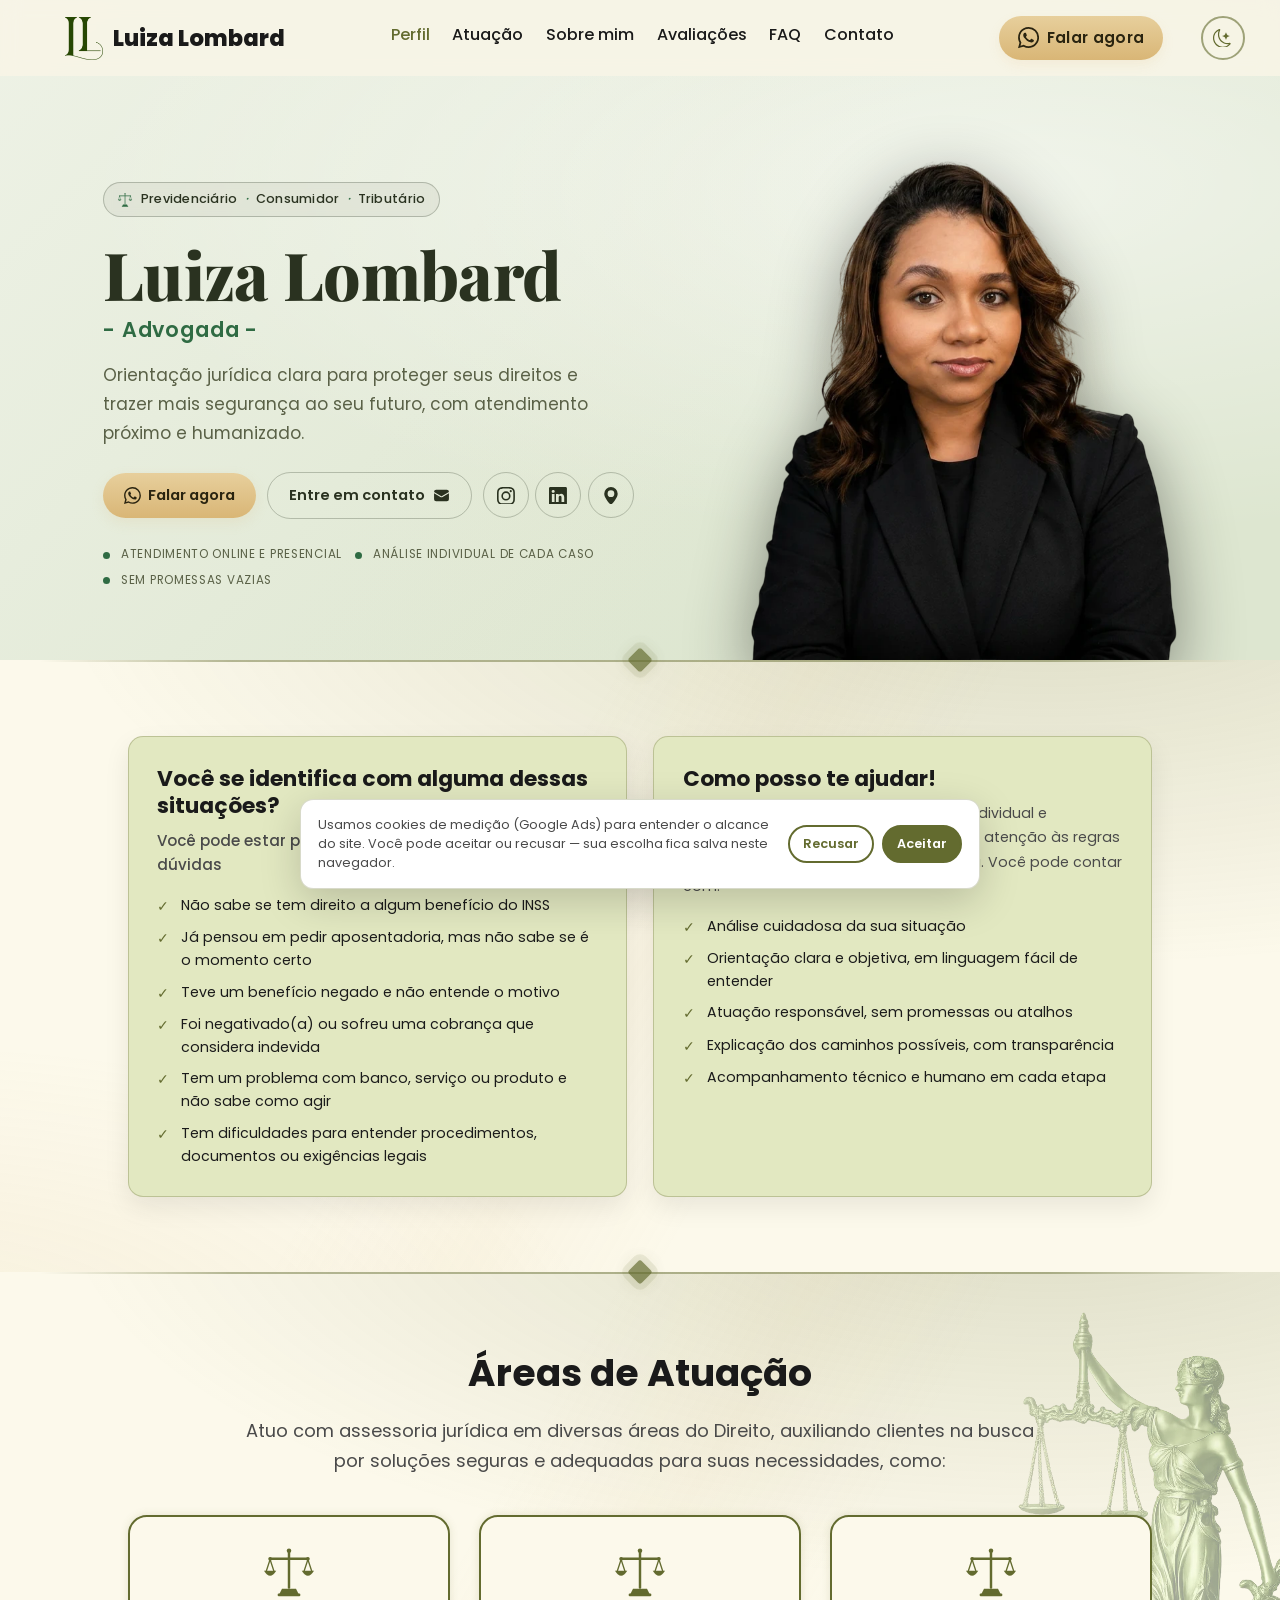
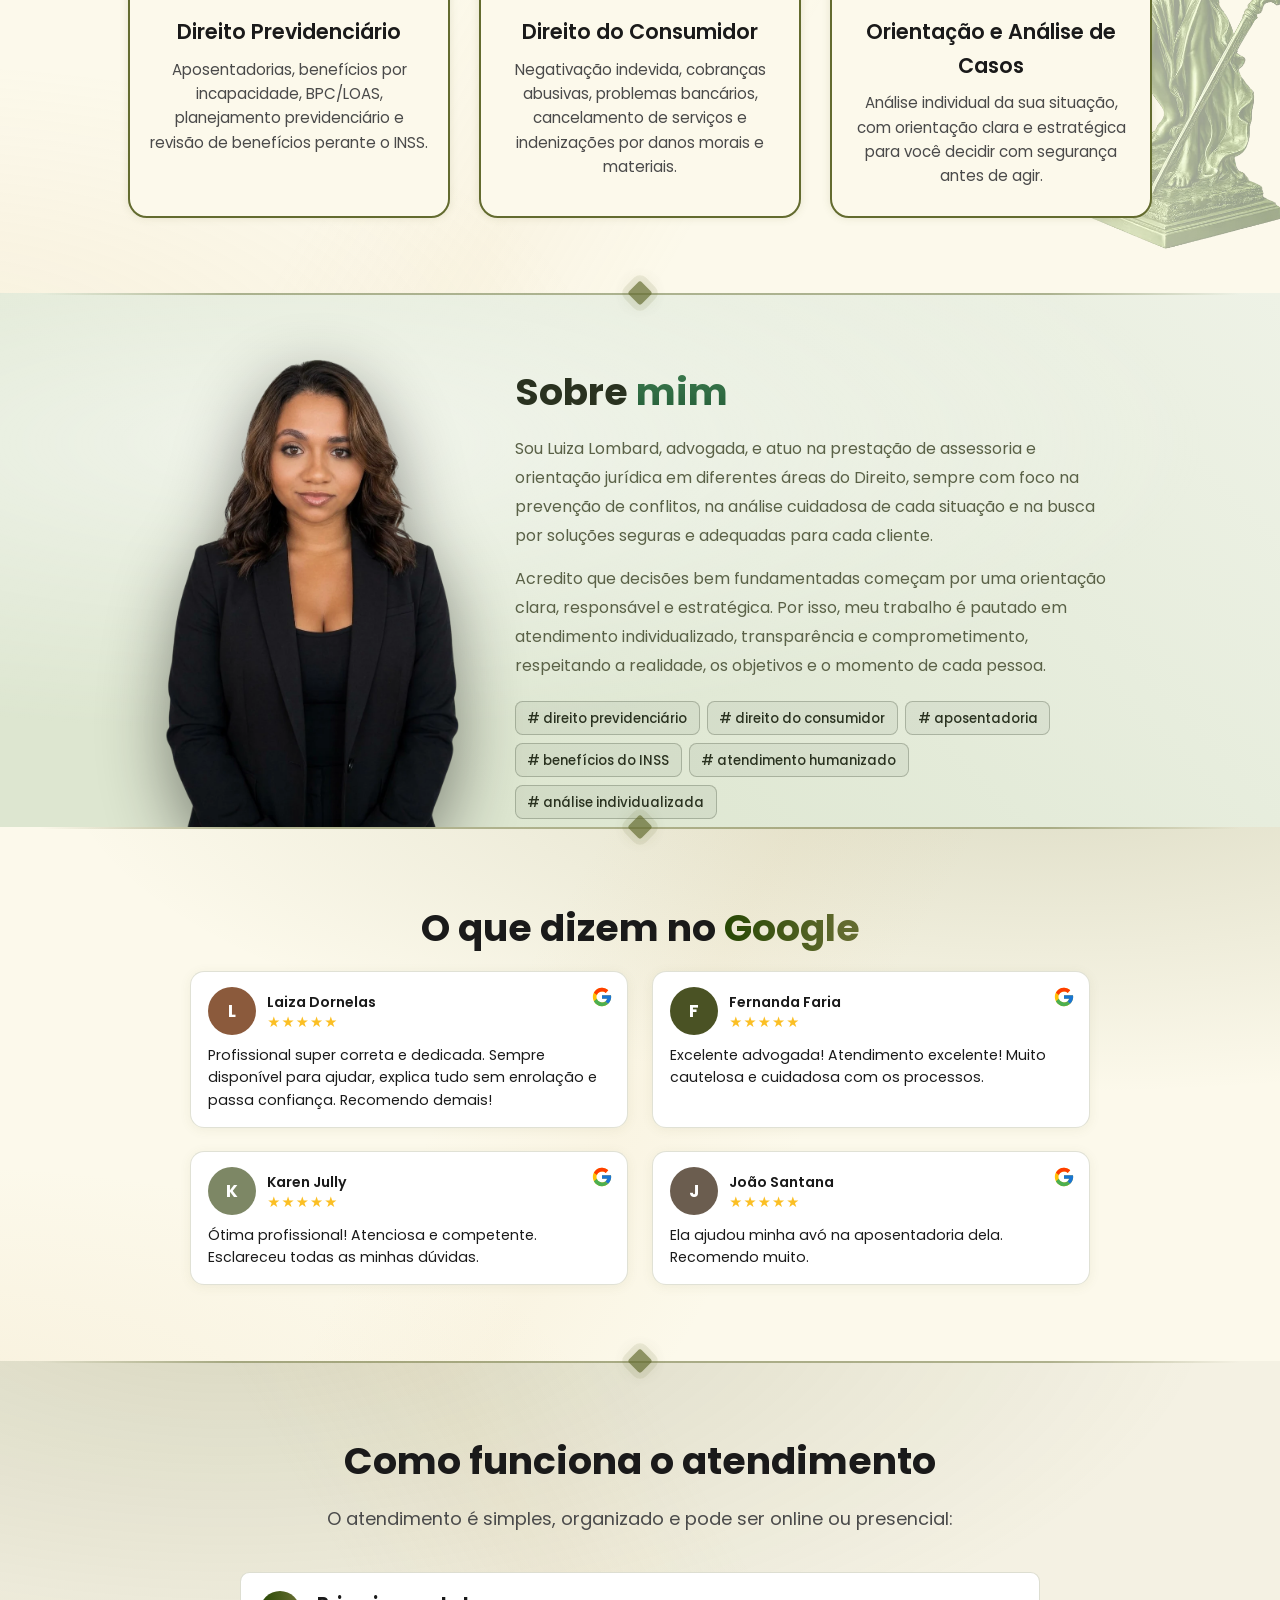
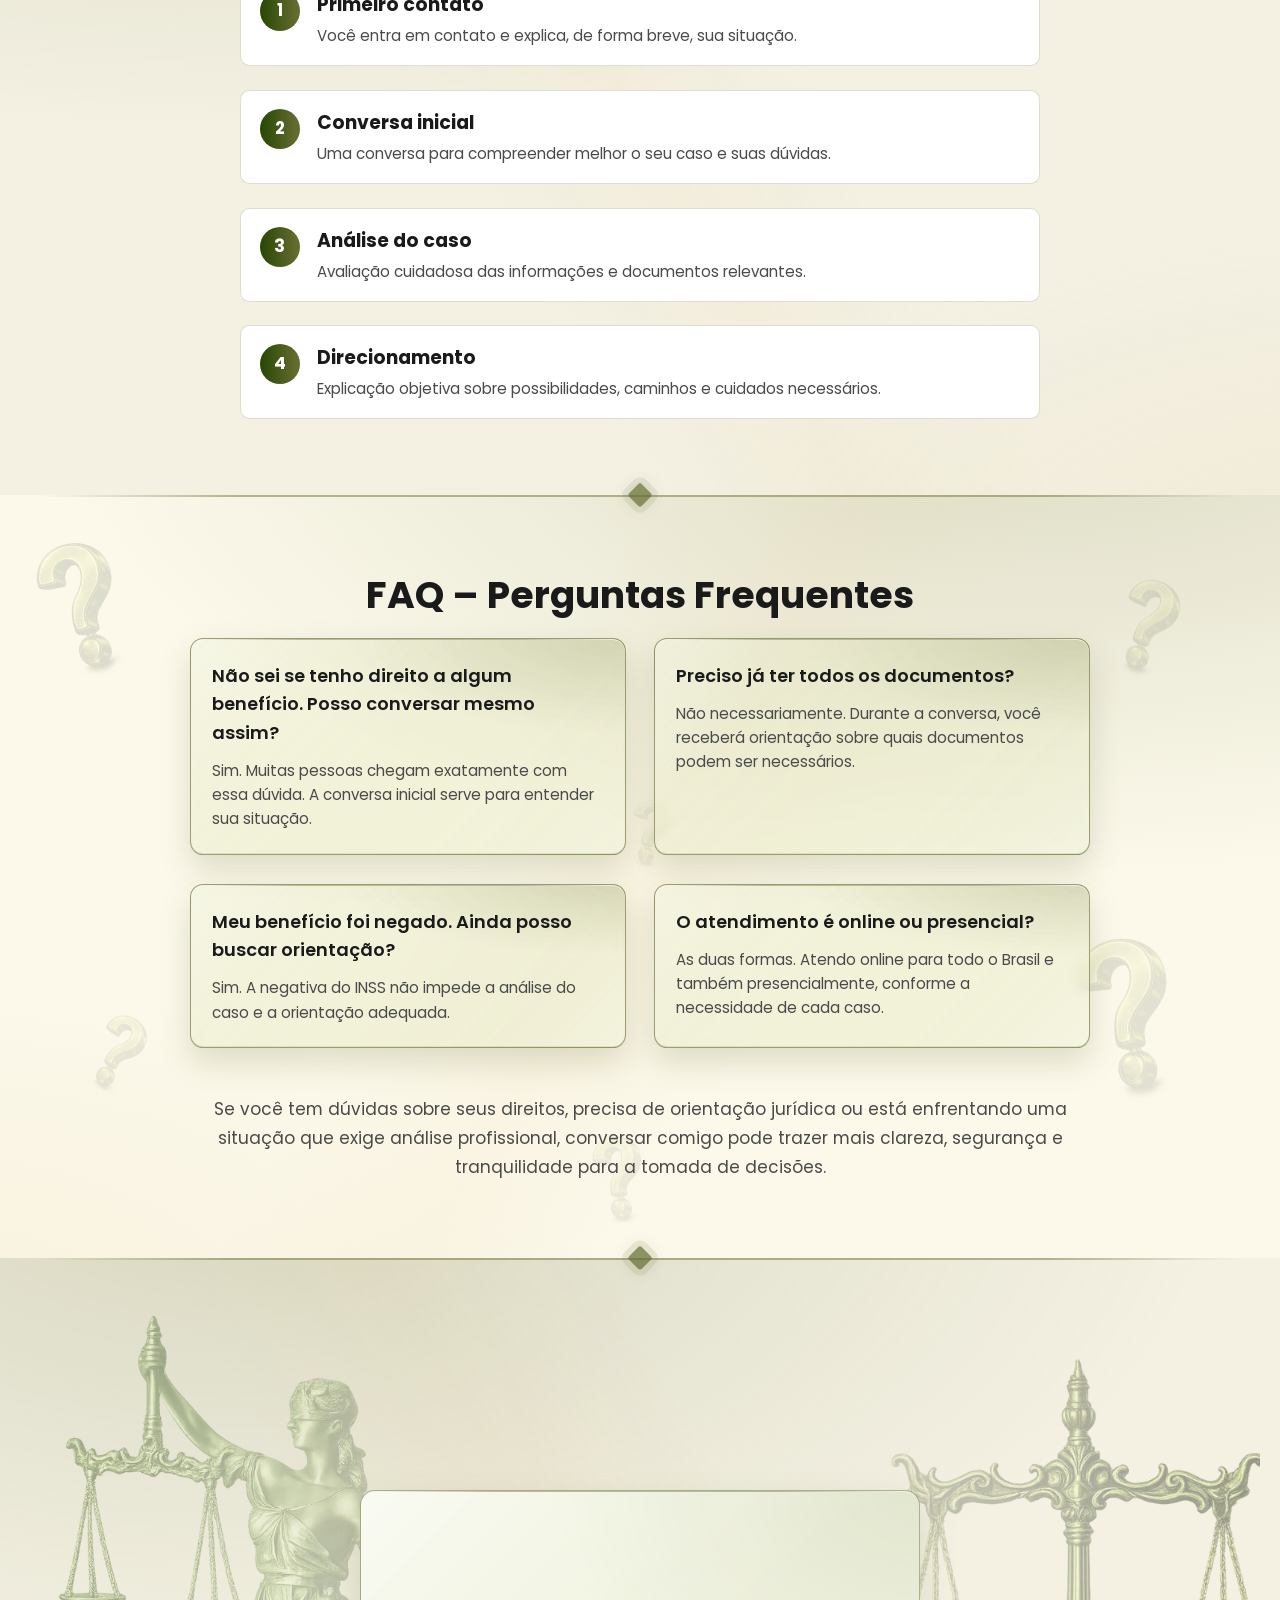
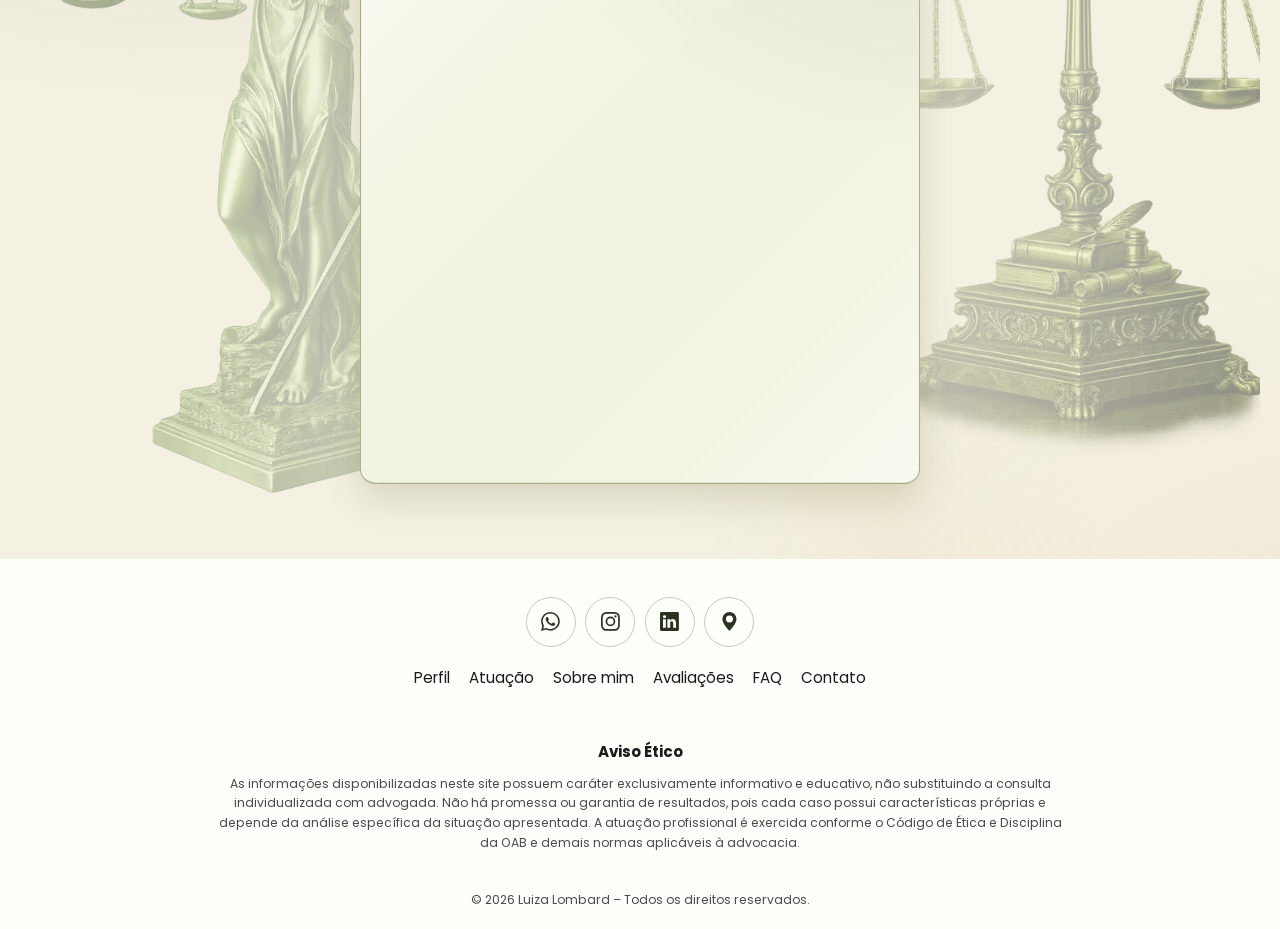
<file: index.html>
<!DOCTYPE html>
<html lang="pt-BR">

<head>
    <meta charset="UTF-8">
    <meta name="viewport" content="width=device-width, initial-scale=1.0">
    <meta name="theme-color" content="#636b2f">
    <!-- Aplica o tema salvo antes de pintar a página (evita "flash") -->
    <script>(function () { try { if (localStorage.getItem('theme') === 'dark') { document.documentElement.setAttribute('data-theme', 'dark'); } } catch (e) { } })();</script>
    <meta name="description"
        content="Luiza Lombard - Advogada. Atuação em Direito, com atendimento humanizado e individualizado. Orientação clara e responsável, online e presencial.">

    <!-- Open Graph -->
    <meta property="og:title" content="Luiza Lombard - Advogada">
    <meta property="og:description"
        content="Orientação jurídica clara para proteger seus direitos. Atuação em Direito, com atendimento online e presencial.">
    <meta property="og:type" content="website">
    <meta property="og:url" content="https://luizalombard.com.br/">
    <meta property="og:image" content="https://luizalombard.com.br/assets/img/og.jpg">
    <meta property="og:image:width" content="1200">
    <meta property="og:image:height" content="630">
    <meta property="og:image:alt" content="Luiza Lombard - Advogada">
    <meta property="og:locale" content="pt_BR">
    <meta name="twitter:card" content="summary_large_image">
    <meta name="twitter:title" content="Luiza Lombard - Advogada">
    <meta name="twitter:description"
        content="Orientação jurídica clara para proteger seus direitos. Atuação em Direito, com atendimento online e presencial.">
    <meta name="twitter:image" content="https://luizalombard.com.br/assets/img/og.jpg">

    <link rel="canonical" href="https://luizalombard.com.br/">

    <title>Luiza Lombard - Advogada</title>

    <!-- Favicon adaptativo:
         - Browsers modernos escolhem entre as duas opções conforme o tema do usuário.
         - Quando você tiver as imagens prontas, basta colocá-las na pasta com esses nomes:
             • favicon-on-light.png  → ícone para ser exibido em FUNDO CLARO (use cor escura)
             • favicon-on-dark.png   → ícone para ser exibido em FUNDO ESCURO (use cor clara)
         - A linha sem `media` é fallback para browsers que não entendem a media query. -->
    <link rel="icon" type="image/png" href="assets/img/Ativo15.png">
    <link rel="icon" type="image/png" href="assets/img/Ativo15.png" media="(prefers-color-scheme: light)">
    <link rel="icon" type="image/png" href="assets/img/Ativo9.png" media="(prefers-color-scheme: dark)">

    <!-- Fontes auto-hospedadas: preload só dos pesos críticos da dobra -->
    <link rel="preload" href="assets/fonts/poppins-800.woff2" as="font" type="font/woff2" crossorigin>
    <link rel="preload" href="assets/fonts/poppins-400.woff2" as="font" type="font/woff2" crossorigin>
    <link rel="preload" href="assets/fonts/playfair-800.woff2" as="font" type="font/woff2" crossorigin>

    <!-- Styles -->
    <link rel="stylesheet" href="assets/css/style.css?v=24">

    <!-- Google Ads — carregado por script.js SOMENTE após consentimento (LGPD).
         O ID fica no data-attribute; veja o bloco de consentimento no fim do body. -->

    <!-- Dados estruturados (schema.org) — ajudam o Google a entender que
         o site é da advogada "Luiza Lombard" e do que ela trata. -->
    <script type="application/ld+json">
    {
        "@context": "https://schema.org",
        "@type": "Attorney",
        "name": "Luiza Lombard",
        "alternateName": "Luiza Lombard Advogada",
        "description": "Advogada com atuação em Direito Previdenciário e Direito do Consumidor. Orientação, análise de casos e acompanhamento individualizado, com atendimento online e presencial.",
        "url": "https://luizalombard.com.br/",
        "image": "https://luizalombard.com.br/assets/img/image.jpeg",
        "telephone": "+55-31-99812-7273",
        "email": "luizalombard.adv@gmail.com",
        "priceRange": "$$",
        "areaServed": { "@type": "Country", "name": "Brasil" },
        "knowsAbout": ["Direito Previdenciário", "Direito do Consumidor", "Aposentadoria", "INSS", "Benefícios do INSS", "Negativação Indevida", "Cobranças Abusivas"],
        "address": { "@type": "PostalAddress", "addressCountry": "BR", "addressRegion": "MG" },
        "sameAs": ["https://www.instagram.com/luizalombard_advogada"]
    }
    </script>

    <!-- Dados estruturados — FAQPage (rich snippet das perguntas frequentes) -->
    <script type="application/ld+json">
    {
        "@context": "https://schema.org",
        "@type": "FAQPage",
        "mainEntity": [
            { "@type": "Question", "name": "Não sei se tenho direito a algum benefício. Posso conversar mesmo assim?",
              "acceptedAnswer": { "@type": "Answer", "text": "Sim. Muitas pessoas chegam exatamente com essa dúvida. A conversa inicial serve para entender sua situação." } },
            { "@type": "Question", "name": "Preciso já ter todos os documentos?",
              "acceptedAnswer": { "@type": "Answer", "text": "Não necessariamente. Durante a conversa, você receberá orientação sobre quais documentos podem ser necessários." } },
            { "@type": "Question", "name": "Meu benefício foi negado. Ainda posso buscar orientação?",
              "acceptedAnswer": { "@type": "Answer", "text": "Sim. A negativa do INSS não impede a análise do caso e a orientação adequada." } },
            { "@type": "Question", "name": "O atendimento é online ou presencial?",
              "acceptedAnswer": { "@type": "Answer", "text": "As duas formas. O atendimento é realizado online para todo o Brasil e também presencialmente, conforme a necessidade de cada caso." } }
        ]
    }
    </script>
</head>

<body>

    <a class="skip-link" href="#main-content">Pular para o conteúdo</a>

    <!-- ============================================
         SPRITE SVG — ícones reutilizáveis via <use>.
         Definimos cada ícone uma vez aqui e referenciamos
         por href="#nome" ao longo do site. Elimina o Bootstrap
         Icons (font de ~400KB) e a duplicação do logo do Google
         em 4 cards. Paths originais do Bootstrap Icons 1.11.3 (MIT).
         ============================================ -->
    <svg width="0" height="0" style="position:absolute" aria-hidden="true" focusable="false">
        <symbol id="i-list" viewBox="0 0 16 16">
            <path fill="currentColor"
                d="M2.5 12a.5.5 0 0 1 .5-.5h10a.5.5 0 0 1 0 1H3a.5.5 0 0 1-.5-.5m0-4a.5.5 0 0 1 .5-.5h10a.5.5 0 0 1 0 1H3a.5.5 0 0 1-.5-.5m0-4a.5.5 0 0 1 .5-.5h10a.5.5 0 0 1 0 1H3a.5.5 0 0 1-.5-.5" />
        </symbol>
        <symbol id="i-x" viewBox="0 0 16 16">
            <path fill="currentColor"
                d="M4.646 4.646a.5.5 0 0 1 .708 0L8 7.293l2.646-2.647a.5.5 0 0 1 .708.708L8.707 8l2.647 2.646a.5.5 0 0 1-.708.708L8 8.707l-2.646 2.647a.5.5 0 0 1-.708-.708L7.293 8 4.646 5.354a.5.5 0 0 1 0-.708" />
        </symbol>
        <symbol id="i-check" viewBox="0 0 16 16">
            <path fill="currentColor"
                d="M13.854 3.646a.5.5 0 0 1 0 .708l-7 7a.5.5 0 0 1-.708 0l-3.5-3.5a.5.5 0 1 1 .708-.708L6.5 10.293l6.646-6.647a.5.5 0 0 1 .708 0" />
        </symbol>
        <symbol id="i-whatsapp" viewBox="0 0 16 16">
            <path fill="currentColor"
                d="M13.601 2.326A7.85 7.85 0 0 0 7.994 0C3.627 0 .068 3.558.064 7.926c0 1.399.366 2.76 1.057 3.965L0 16l4.204-1.102a7.9 7.9 0 0 0 3.79.965h.004c4.368 0 7.926-3.558 7.93-7.93A7.9 7.9 0 0 0 13.6 2.326zM7.994 14.521a6.6 6.6 0 0 1-3.356-.92l-.24-.144-2.494.654.666-2.433-.156-.251a6.56 6.56 0 0 1-1.007-3.505c0-3.626 2.957-6.584 6.591-6.584a6.56 6.56 0 0 1 4.66 1.931 6.56 6.56 0 0 1 1.928 4.66c-.004 3.639-2.961 6.592-6.592 6.592m3.615-4.934c-.197-.099-1.17-.578-1.353-.646-.182-.065-.315-.099-.445.099-.133.197-.513.646-.627.775-.114.133-.232.148-.43.05-.197-.1-.836-.308-1.592-.985-.59-.525-.985-1.175-1.103-1.372-.114-.198-.011-.304.088-.403.087-.088.197-.232.296-.346.1-.114.133-.198.198-.33.065-.134.034-.248-.015-.347-.05-.099-.444-1.073-.612-1.468-.16-.389-.323-.335-.445-.34-.114-.007-.247-.007-.38-.007a.73.73 0 0 0-.529.247c-.182.198-.691.677-.691 1.651 0 .974.71 1.916.81 2.049.098.133 1.394 2.132 3.383 2.992.47.205.84.326 1.129.418.475.152.904.129 1.246.08.38-.058 1.171-.48 1.338-.943.164-.464.164-.86.114-.943-.049-.084-.182-.133-.38-.232" />
        </symbol>
        <symbol id="i-envelope" viewBox="0 0 24 24">
            <path fill="currentColor"
                d="M1.5 8.67v8.58a3 3 0 0 0 3 3h15a3 3 0 0 0 3-3V8.67l-8.928 5.493a3 3 0 0 1-3.144 0L1.5 8.67Z" />
            <path fill="currentColor"
                d="M22.5 6.908V6.75a3 3 0 0 0-3-3h-15a3 3 0 0 0-3 3v.158l9.714 5.978a1.5 1.5 0 0 0 1.572 0L22.5 6.908Z" />
        </symbol>
        <symbol id="i-instagram" viewBox="0 0 16 16">
            <path fill="currentColor"
                d="M8 0C5.829 0 5.556.01 4.703.048 3.85.088 3.269.222 2.76.42a3.9 3.9 0 0 0-1.417.923A3.9 3.9 0 0 0 .42 2.76C.222 3.268.087 3.85.048 4.7.01 5.555 0 5.827 0 8.001c0 2.172.01 2.444.048 3.297.04.852.174 1.433.372 1.942.205.526.478.972.923 1.417.444.445.89.719 1.416.923.51.198 1.09.333 1.942.372C5.555 15.99 5.827 16 8 16s2.444-.01 3.298-.048c.851-.04 1.434-.174 1.943-.372a3.9 3.9 0 0 0 1.416-.923c.445-.445.718-.891.923-1.417.197-.509.332-1.09.372-1.942C15.99 10.445 16 10.173 16 8s-.01-2.445-.048-3.299c-.04-.851-.175-1.433-.372-1.941a3.9 3.9 0 0 0-.923-1.417A3.9 3.9 0 0 0 13.24.42c-.51-.198-1.092-.333-1.943-.372C10.443.01 10.172 0 7.998 0zm-.717 1.442h.718c2.136 0 2.389.007 3.232.046.78.035 1.204.166 1.486.275.373.145.64.319.92.599s.453.546.598.92c.11.281.24.705.275 1.485.039.843.047 1.096.047 3.231s-.008 2.389-.047 3.232c-.035.78-.166 1.203-.275 1.485a2.5 2.5 0 0 1-.599.919c-.28.28-.546.453-.92.598-.28.11-.704.24-1.485.276-.843.038-1.096.047-3.232.047s-2.39-.009-3.233-.047c-.78-.036-1.203-.166-1.485-.276a2.5 2.5 0 0 1-.92-.598 2.5 2.5 0 0 1-.6-.92c-.109-.281-.24-.705-.275-1.485-.038-.843-.046-1.096-.046-3.233 0-2.136.008-2.388.046-3.231.036-.78.166-1.204.276-1.486.145-.373.319-.64.599-.92s.546-.453.92-.598c.282-.11.705-.24 1.485-.276.738-.034 1.024-.044 2.515-.045zm4.988 1.328a.96.96 0 1 0 0 1.92.96.96 0 0 0 0-1.92m-4.27 1.122a4.109 4.109 0 1 0 0 8.218 4.109 4.109 0 0 0 0-8.218m0 1.441a2.667 2.667 0 1 1 0 5.334 2.667 2.667 0 0 1 0-5.334" />
        </symbol>
        <symbol id="i-linkedin" viewBox="0 0 16 16">
            <path fill="currentColor"
                d="M0 1.146C0 .513.526 0 1.175 0h13.65C15.474 0 16 .513 16 1.146v13.708c0 .633-.526 1.146-1.175 1.146H1.175C.526 16 0 15.487 0 14.854zm4.943 12.248V6.169H2.542v7.225zm-1.2-8.212c.837 0 1.358-.554 1.358-1.248-.015-.709-.52-1.248-1.342-1.248S2.4 3.226 2.4 3.934c0 .694.521 1.248 1.327 1.248zm4.908 8.212V9.359c0-.216.016-.432.08-.586.173-.431.568-.878 1.232-.878.869 0 1.216.662 1.216 1.634v3.865h2.401V9.25c0-2.22-1.184-3.252-2.764-3.252-1.274 0-1.845.7-2.165 1.193v.025h-.016l.016-.025V6.169h-2.4c.03.678 0 7.225 0 7.225z" />
        </symbol>
        <symbol id="i-geo" viewBox="0 0 16 16">
            <path fill="currentColor" fill-rule="evenodd"
                d="M8 16s6-5.686 6-10A6 6 0 0 0 2 6c0 4.314 6 10 6 10m0-7a3 3 0 1 0 0-6 3 3 0 0 0 0 6" />
        </symbol>
        <symbol id="i-google" viewBox="0 0 48 48">
            <path fill="#FFC107"
                d="M43.611 20.083H42V20H24v8h11.303c-1.649 4.657-6.08 8-11.303 8-6.627 0-12-5.373-12-12s5.373-12 12-12c3.059 0 5.842 1.154 7.961 3.039l5.657-5.657C34.046 6.053 29.268 4 24 4 12.955 4 4 12.955 4 24s8.955 20 20 20 20-8.955 20-20c0-1.341-.138-2.65-.389-3.917z" />
            <path fill="#FF3D00"
                d="m6.306 14.691 6.571 4.819C14.655 15.108 18.961 12 24 12c3.059 0 5.842 1.154 7.961 3.039l5.657-5.657C34.046 6.053 29.268 4 24 4 16.318 4 9.656 8.337 6.306 14.691z" />
            <path fill="#4CAF50"
                d="M24 44c5.166 0 9.86-1.977 13.409-5.192l-6.19-5.238A11.91 11.91 0 0 1 24 36c-5.202 0-9.619-3.317-11.283-7.946l-6.522 5.025C9.505 39.556 16.227 44 24 44z" />
            <path fill="#1976D2"
                d="M43.611 20.083H42V20H24v8h11.303a12.04 12.04 0 0 1-4.087 5.571l.003-.002 6.19 5.238C36.971 39.205 44 34 44 24c0-1.341-.138-2.65-.389-3.917z" />
        </symbol>
        <symbol id="i-sun" viewBox="0 0 16 16">
            <path fill="currentColor"
                d="M8 11a3 3 0 1 1 0-6 3 3 0 0 1 0 6m0 1a4 4 0 1 0 0-8 4 4 0 0 0 0 8M8 0a.5.5 0 0 1 .5.5v2a.5.5 0 0 1-1 0v-2A.5.5 0 0 1 8 0m0 13a.5.5 0 0 1 .5.5v2a.5.5 0 0 1-1 0v-2A.5.5 0 0 1 8 13m8-5a.5.5 0 0 1-.5.5h-2a.5.5 0 0 1 0-1h2a.5.5 0 0 1 .5.5M3 8a.5.5 0 0 1-.5.5h-2a.5.5 0 0 1 0-1h2A.5.5 0 0 1 3 8m10.657-5.657a.5.5 0 0 1 0 .707l-1.414 1.415a.5.5 0 1 1-.707-.708l1.414-1.414a.5.5 0 0 1 .707 0m-9.193 9.193a.5.5 0 0 1 0 .707L3.05 13.657a.5.5 0 0 1-.707-.707l1.414-1.414a.5.5 0 0 1 .707 0m9.193 2.121a.5.5 0 0 1-.707 0l-1.414-1.414a.5.5 0 0 1 .707-.707l1.414 1.414a.5.5 0 0 1 0 .707M4.464 4.465a.5.5 0 0 1-.707 0L2.343 3.05a.5.5 0 1 1 .707-.707l1.414 1.414a.5.5 0 0 1 0 .708" />
        </symbol>
        <symbol id="i-moon" viewBox="0 0 16 16">
            <path fill="currentColor"
                d="M6 .278a.77.77 0 0 1 .08.858 7.2 7.2 0 0 0-.878 3.46c0 4.021 3.278 7.277 7.318 7.277q.792-.001 1.533-.16a.79.79 0 0 1 .81.316.73.73 0 0 1-.031.893A8.35 8.35 0 0 1 8.344 16C3.734 16 0 12.286 0 7.71 0 4.266 2.114 1.312 5.124.06A.75.75 0 0 1 6 .278M4.858 1.311A7.27 7.27 0 0 0 1.025 7.71c0 4.02 3.279 7.276 7.319 7.276a7.32 7.32 0 0 0 5.205-2.162q-.506.063-1.029.063c-4.61 0-8.343-3.714-8.343-8.29 0-1.167.242-2.278.681-3.286" />
            <path fill="currentColor"
                d="M10.794 3.148a.217.217 0 0 1 .412 0l.387 1.162c.173.518.579.924 1.097 1.097l1.162.387a.217.217 0 0 1 0 .412l-1.162.387a1.73 1.73 0 0 0-1.097 1.097l-.387 1.162a.217.217 0 0 1-.412 0l-.387-1.162A1.73 1.73 0 0 0 9.31 6.593l-1.162-.387a.217.217 0 0 1 0-.412l1.162-.387a1.73 1.73 0 0 0 1.097-1.097z" />
        </symbol>
        <symbol id="i-scales" viewBox="0 0 64 64">
            <g fill="currentColor">
                <circle cx="32" cy="6.5" r="2.6" />
                <rect x="30.6" y="8" width="2.8" height="42" rx="1.2" />
                <rect x="9" y="14.4" width="46" height="2.8" rx="1.4" />
                <circle cx="10.4" cy="15.8" r="2.1" />
                <circle cx="53.6" cy="15.8" r="2.1" />
                <path d="M3.4 29.5 Q10.4 41 17.4 29.5 Z" />
                <path d="M46.6 29.5 Q53.6 41 60.6 29.5 Z" />
                <path d="M24 50 H40 L43 56 H21 Z" />
                <rect x="19" y="55.4" width="26" height="3.2" rx="1.4" />
            </g>
            <g fill="none" stroke="currentColor" stroke-width="1.5" stroke-linecap="round">
                <path d="M10.4 16.5 6 30 M10.4 16.5 14.8 30" />
                <path d="M53.6 16.5 49.2 30 M53.6 16.5 58 30" />
            </g>
        </symbol>
        <symbol id="i-chevron" viewBox="0 0 16 16">
            <path fill="currentColor"
                d="M3.646 6.146a.5.5 0 0 1 .708 0L8 9.793l3.646-3.647a.5.5 0 0 1 .708.708l-4 4a.5.5 0 0 1-.708 0l-4-4a.5.5 0 0 1 0-.708" />
        </symbol>
    </svg>

    <header class="header">
        <a href="#home" class="logo-link" aria-label="Ir para o início">
            <img src="assets/img/Ativo15.png" alt="" class="logo-img" width="60" height="64">
            <span class="logo">Luiza Lombard</span>
        </a>

        <nav class="navbar" id="navbar" aria-label="Navegação principal">
            <a href="#home">Perfil</a>
            <a href="#projects">Atuação</a>
            <a href="#about">Sobre mim</a>
            <a href="#reviews">Avaliações</a>
            <a href="#faq">FAQ</a>
            <a href="#contact">Contato</a>
        </nav>

        <a href="https://wa.me/5531998127273" class="gradient-btn" target="_blank" rel="noopener">
            <svg class="icon" aria-hidden="true">
                <use href="#i-whatsapp"></use>
            </svg>
            <span>Falar agora</span>
        </a>

        <div class="header-controls">
            <button class="theme-toggle" id="theme-toggle" type="button" aria-label="Alternar tema claro e escuro"
                title="Alternar tema">
                <svg class="icon ic-sun">
                    <use href="#i-sun"></use>
                </svg>
                <svg class="icon ic-moon">
                    <use href="#i-moon"></use>
                </svg>
            </button>
            <button class="menu-toggle" id="menu-icon" aria-label="Abrir menu" aria-expanded="false"
                aria-controls="navbar">
                <span class="mt-bars" aria-hidden="true"><span></span><span></span><span></span></span>
            </button>
        </div>
    </header>

    <main id="main-content">

        <!-- HERO -->
        <section class="home" id="home">
            <div class="home-content">
                <span class="home-badge">
                    <svg class="icon" aria-hidden="true">
                        <use href="#i-scales"></use>
                    </svg>
                    Previdenciário <i aria-hidden="true">·</i> Consumidor <i aria-hidden="true">·</i> Tributário
                </span>

                <h1 class="home-title">Luiza Lombard<span class="gradient-gold"></span></h1>
                <p class="home-role">- Advogada -</p>

                <p class="home-sub">
                    Orientação jurídica clara para proteger seus direitos e trazer mais
                    segurança ao seu futuro, com atendimento próximo e humanizado.
                </p>

                <div class="home-cta">
                    <a href="https://wa.me/5531998127273" class="cta cta--primary" target="_blank" rel="noopener">
                        <svg class="icon" aria-hidden="true">
                            <use href="#i-whatsapp"></use>
                        </svg>
                        <span>Falar agora</span>
                    </a>
                    <a href="#contact" class="cta cta--ghost">
                        <span>Entre em contato</span>
                        <svg class="icon" aria-hidden="true">
                            <use href="#i-envelope"></use>
                        </svg>
                    </a>

                    <div class="home-social">
                        <a href="https://www.instagram.com/luizalombard_advogada" class="home-social-btn"
                            target="_blank" rel="noopener" aria-label="Instagram">
                            <svg class="icon" aria-hidden="true">
                                <use href="#i-instagram"></use>
                            </svg>
                        </a>
                        <a href="https://www.linkedin.com/in/luizalombard" class="home-social-btn" target="_blank"
                            rel="noopener" aria-label="LinkedIn">
                            <svg class="icon" aria-hidden="true">
                                <use href="#i-linkedin"></use>
                            </svg>
                        </a>
                        <a href="https://www.google.com/maps/search/?api=1&amp;query=Ipatinga+MG"
                            class="home-social-btn" target="_blank" rel="noopener"
                            aria-label="Localização — Ipatinga, MG">
                            <svg class="icon" aria-hidden="true">
                                <use href="#i-geo"></use>
                            </svg>
                        </a>
                    </div>
                </div>

                <ul class="home-trust">
                    <li>Atendimento online e presencial</li>
                    <li>Análise individual de cada caso</li>
                    <li>Sem promessas vazias</li>
                </ul>
            </div>

            <div class="home-figure">
                <span class="home-glow" aria-hidden="true"></span>
                <svg class="home-wm" aria-hidden="true" focusable="false">
                    <use href="#i-scales"></use>
                </svg>
                <picture>
                    <source srcset="assets/img/luiza-hero.webp" type="image/webp">
                    <img src="assets/img/luiza-hero.png" class="home-person" alt="Luiza Lombard, advogada" width="640"
                        height="750" fetchpriority="high">
                </picture>
            </div>
        </section>

        <!-- SITUAÇÕES + COMO POSSO AJUDAR (dois blocos lado a lado) -->
        <section class="duo" id="situations">
            <div class="duo-block">
                <h2 class="heading">Você se identifica com alguma dessas situações?</h2>
                <h3 class="subheading">Você pode estar passando por uma ou mais dessas dúvidas</h3>
                <ul class="check-list">
                    <li>Não sabe se tem direito a algum benefício do INSS</li>
                    <li>Já pensou em pedir aposentadoria, mas não sabe se é o momento certo</li>
                    <li>Teve um benefício negado e não entende o motivo</li>
                    <li>Foi negativado(a) ou sofreu uma cobrança que considera indevida</li>
                    <li>Tem um problema com banco, serviço ou produto e não sabe como agir</li>
                    <li>Tem dificuldades para entender procedimentos, documentos ou exigências legais</li>
                </ul>
            </div>

            <div class="duo-block">
                <h2 class="heading">Como posso te ajudar!</h2>
                <p class="section-intro">
                    Minha atuação é baseada em análise individual e responsável de cada caso, sempre com atenção
                    às regras aplicáveis e à realidade de cada pessoa. Você pode contar com:
                </p>
                <ul class="check-list">
                    <li>Análise cuidadosa da sua situação</li>
                    <li>Orientação clara e objetiva, em linguagem fácil de entender</li>
                    <li>Atuação responsável, sem promessas ou atalhos</li>
                    <li>Explicação dos caminhos possíveis, com transparência</li>
                    <li>Acompanhamento técnico e humano em cada etapa</li>
                </ul>
            </div>
        </section>

        <!-- ÁREAS DE ATUAÇÃO -->
        <section class="projects" id="projects">
            <i class="sec-wm sec-wm--statue-r" aria-hidden="true"></i>
            <h2 class="heading">Áreas de Atuação</h2>
            <p class="section-intro">
                Atuo com assessoria jurídica em diversas áreas do Direito, auxiliando clientes na busca por soluções
                seguras e adequadas para suas necessidades, como:
            </p>

            <div class="projects-grid">
                <article class="project-card">
                    <svg class="card-symbol" aria-hidden="true">
                        <use href="#i-scales"></use>
                    </svg>
                    <h3>Direito Previdenciário</h3>
                    <p>
                        Aposentadorias, benefícios por incapacidade, BPC/LOAS, planejamento previdenciário
                        e revisão de benefícios perante o INSS.
                    </p>
                </article>

                <article class="project-card">
                    <svg class="card-symbol" aria-hidden="true">
                        <use href="#i-scales"></use>
                    </svg>
                    <h3>Direito do Consumidor</h3>
                    <p>
                        Negativação indevida, cobranças abusivas, problemas bancários, cancelamento de
                        serviços e indenizações por danos morais e materiais.
                    </p>
                </article>

                <article class="project-card">
                    <svg class="card-symbol" aria-hidden="true">
                        <use href="#i-scales"></use>
                    </svg>
                    <h3>Orientação e Análise de Casos</h3>
                    <p>
                        Análise individual da sua situação, com orientação clara e estratégica para você
                        decidir com segurança antes de agir.
                    </p>
                </article>
            </div>
        </section>

        <!-- SOBRE -->
        <section class="about" id="about">
            <div class="about-figure">
                <span class="about-heading-m" aria-hidden="true">Sobre<br><span class="gradient-text">mim</span></span>
                <picture>
                    <source srcset="assets/img/mulher-sobre.webp" type="image/webp">
                    <img src="assets/img/mulher-sobre.png" class="about-person" alt="Luiza Lombard, advogada"
                        width="560" height="892" loading="lazy">
                </picture>
            </div>

            <div class="about-content">
                <h2 class="heading">Sobre <span class="gradient-text">mim</span></h2>
                <p>
                    Sou Luiza Lombard, advogada, e atuo na prestação de assessoria e orientação jurídica em diferentes
                    áreas do Direito, sempre com foco na prevenção de conflitos, na análise cuidadosa de cada situação e
                    na busca por soluções seguras e adequadas para cada cliente.
                </p>
                <p>
                    Acredito que decisões bem fundamentadas começam por uma orientação clara, responsável e estratégica.
                    Por isso, meu trabalho é pautado em atendimento individualizado, transparência e comprometimento,
                    respeitando a realidade, os objetivos e o momento de cada pessoa.
                </p>

                <div class="about-focus">
                    <span># direito previdenciário</span>
                    <span># direito do consumidor</span>
                    <span># aposentadoria</span>
                    <span># benefícios do INSS</span>
                    <span># atendimento humanizado</span>
                    <span># análise individualizada</span>
                </div>
            </div>
        </section>

        <!-- AVALIAÇÕES GOOGLE -->
        <section class="reviews" id="reviews">
            <h2 class="heading">O que dizem no <span class="gradient-text">Google</span></h2>

            <div class="reviews-grid">
                <article class="review-card">
                    <div class="review-header">
                        <div class="review-avatar" aria-hidden="true">L</div>
                        <div class="review-author">
                            <strong>Laiza Dornelas</strong>
                            <div class="review-stars" aria-label="5 de 5 estrelas">★★★★★</div>
                        </div>
                        <svg class="review-google" aria-label="Avaliação no Google" role="img">
                            <use href="#i-google"></use>
                        </svg>
                    </div>

                    <p class="review-text">
                        Profissional super correta e dedicada. Sempre disponível para ajudar, explica tudo sem enrolação
                        e passa confiança. Recomendo demais!
                    </p>
                </article>

                <article class="review-card">
                    <div class="review-header">
                        <div class="review-avatar" aria-hidden="true">F</div>
                        <div class="review-author">
                            <strong>Fernanda Faria</strong>
                            <div class="review-stars" aria-label="5 de 5 estrelas">★★★★★</div>
                        </div>
                        <svg class="review-google" aria-label="Avaliação no Google" role="img">
                            <use href="#i-google"></use>
                        </svg>
                    </div>

                    <p class="review-text">
                        Excelente advogada! Atendimento excelente!
                        Muito cautelosa e cuidadosa com os processos.
                    </p>
                </article>

                <article class="review-card">
                    <div class="review-header">
                        <div class="review-avatar" aria-hidden="true">K</div>
                        <div class="review-author">
                            <strong>Karen Jully</strong>
                            <div class="review-stars" aria-label="5 de 5 estrelas">★★★★★</div>
                        </div>
                        <svg class="review-google" aria-label="Avaliação no Google" role="img">
                            <use href="#i-google"></use>
                        </svg>
                    </div>

                    <p class="review-text">
                        Ótima profissional!
                        Atenciosa e competente. Esclareceu todas as minhas dúvidas.
                    </p>
                </article>

                <article class="review-card">
                    <div class="review-header">
                        <div class="review-avatar" aria-hidden="true">J</div>
                        <div class="review-author">
                            <strong>João Santana</strong>
                            <div class="review-stars" aria-label="5 de 5 estrelas">★★★★★</div>
                        </div>
                        <svg class="review-google" aria-label="Avaliação no Google" role="img">
                            <use href="#i-google"></use>
                        </svg>
                    </div>

                    <p class="review-text">
                        Ela ajudou minha avó na aposentadoria dela. Recomendo muito.
                    </p>
                </article>
            </div>
        </section>

        <!-- COMO FUNCIONA O ATENDIMENTO -->
        <section class="process">
            <h2 class="heading">Como funciona o atendimento</h2>
            <p class="section-intro">O atendimento é simples, organizado e pode ser online ou presencial:</p>

            <ol class="process-steps">
                <li class="process-step">
                    <div class="step-col">
                        <button type="button" class="step-head" aria-expanded="true">
                            <strong>Primeiro contato</strong>
                            <svg class="step-chevron icon" aria-hidden="true">
                                <use href="#i-chevron"></use>
                            </svg>
                        </button>
                        <div class="step-body">
                            <span>Você entra em contato e explica, de forma breve, sua situação.</span>
                        </div>
                    </div>
                </li>
                <li class="process-step">
                    <div class="step-col">
                        <button type="button" class="step-head" aria-expanded="true">
                            <strong>Conversa inicial</strong>
                            <svg class="step-chevron icon" aria-hidden="true">
                                <use href="#i-chevron"></use>
                            </svg>
                        </button>
                        <div class="step-body">
                            <span>Uma conversa para compreender melhor o seu caso e suas dúvidas.</span>
                        </div>
                    </div>
                </li>
                <li class="process-step">
                    <div class="step-col">
                        <button type="button" class="step-head" aria-expanded="true">
                            <strong>Análise do caso</strong>
                            <svg class="step-chevron icon" aria-hidden="true">
                                <use href="#i-chevron"></use>
                            </svg>
                        </button>
                        <div class="step-body">
                            <span>Avaliação cuidadosa das informações e documentos relevantes.</span>
                        </div>
                    </div>
                </li>
                <li class="process-step">
                    <div class="step-col">
                        <button type="button" class="step-head" aria-expanded="true">
                            <strong>Direcionamento</strong>
                            <svg class="step-chevron icon" aria-hidden="true">
                                <use href="#i-chevron"></use>
                            </svg>
                        </button>
                        <div class="step-body">
                            <span>Explicação objetiva sobre possibilidades, caminhos e cuidados necessários.</span>
                        </div>
                    </div>
                </li>
            </ol>
        </section>

        <!-- FAQ -->
        <section class="faq" id="faq">
            <div class="faq-deco" aria-hidden="true">
                <span class="faq-q faq-q--1"></span>
                <span class="faq-q faq-q--2"></span>
                <span class="faq-q faq-q--3"></span>
                <span class="faq-q faq-q--4"></span>
                <span class="faq-q faq-q--5"></span>
                <span class="faq-q faq-q--6"></span>
            </div>
            <h2 class="heading">FAQ – Perguntas Frequentes</h2>

            <div class="faq-grid">
                <article class="faq-card">
                    <h3>Não sei se tenho direito a algum benefício. Posso conversar mesmo assim?</h3>
                    <p>
                        Sim. Muitas pessoas chegam exatamente com essa dúvida. A conversa inicial serve para
                        entender sua situação.
                    </p>
                </article>

                <article class="faq-card">
                    <h3>Preciso já ter todos os documentos?</h3>
                    <p>
                        Não necessariamente. Durante a conversa, você receberá orientação sobre quais documentos
                        podem ser necessários.
                    </p>
                </article>

                <article class="faq-card">
                    <h3>Meu benefício foi negado. Ainda posso buscar orientação?</h3>
                    <p>
                        Sim. A negativa do INSS não impede a análise do caso e a orientação adequada.
                    </p>
                </article>

                <article class="faq-card">
                    <h3>O atendimento é online ou presencial?</h3>
                    <p>
                        As duas formas. Atendo online para todo o Brasil e também presencialmente,
                        conforme a necessidade de cada caso.
                    </p>
                </article>
            </div>

            <p class="faq-cta">
                Se você tem dúvidas sobre seus direitos, precisa de orientação jurídica ou está enfrentando uma situação
                que exige análise profissional, conversar comigo pode trazer mais clareza, segurança e tranquilidade
                para a tomada de decisões.
            </p>
        </section>

        <!-- CONTATO -->
        <section class="contact" id="contact">
            <i class="sec-wm sec-wm--statue-l" aria-hidden="true"></i>
            <i class="sec-wm sec-wm--balance-r" aria-hidden="true"></i>
            <h2 class="heading">Entre em <span class="gradient-text">Contato</span></h2>
            <p class="section-intro">
                Se você tem uma dúvida na área previdenciária ou do consumidor e quer entender melhor a sua
                situação, entre em contato.
            </p>

            <form action="https://formsubmit.co/luizalombard.adv@gmail.com" method="POST" class="contact-form">
                <div class="form-field">
                    <label for="nome">Nome Completo</label>
                    <input type="text" id="nome" name="Nome" required>
                </div>

                <div class="form-field">
                    <label for="email">E-mail</label>
                    <input type="email" id="email" name="E-mail" required>
                </div>

                <div class="form-field">
                    <label for="telefone">Número de Telefone</label>
                    <input type="tel" id="telefone" name="Telefone" placeholder="(00) 00000-0000" autocomplete="tel"
                        inputmode="tel" pattern="[0-9()+\-\s]*" title="Use apenas números (e os sinais + ( ) -)">
                </div>

                <div class="form-field">
                    <label for="mensagem">Mensagem</label>
                    <textarea id="mensagem" name="Mensagem" required></textarea>
                </div>

                <!-- honeypot anti-spam: invisível p/ humanos, bots preenchem -->
                <input type="text" name="_honey" tabindex="-1" autocomplete="off"
                    style="position:absolute;left:-9999px;opacity:0" aria-hidden="true">

                <input type="hidden" name="_next" value="https://luizalombard.com.br/#contact">
                <input type="hidden" name="_subject" value="Novo contato pelo site - Luiza Lombard">
                <!-- captcha externo desligado: usamos o popup na própria página -->
                <input type="hidden" name="_captcha" value="false">
                <input type="hidden" name="_template" value="table">

                <button type="submit" class="btn">Enviar mensagem</button>
            </form>
        </section>

        <!-- ============================================
             MODAL DE CONFIRMAÇÃO (anti-spam) do formulário
             Aparece ao enviar; após confirmar, o envio é feito por
             AJAX e abre o popup de agradecimento (sem mudar de página).
             ============================================ -->
        <div class="cf-modal" id="cf-modal" hidden>
            <div class="cf-modal__backdrop" data-cf-close></div>
            <div class="cf-modal__card" role="dialog" aria-modal="true" aria-labelledby="cf-title">
                <button class="cf-modal__x" type="button" data-cf-close aria-label="Fechar">
                    <svg class="icon">
                        <use href="#i-x"></use>
                    </svg>
                </button>
                <h3 class="cf-modal__title" id="cf-title">Quase lá</h3>
                <p class="cf-modal__desc">Confirme que você não é um robô para enviar sua mensagem.</p>

                <label class="cf-check" for="cf-robot">
                    <input type="checkbox" id="cf-robot">
                    <span class="cf-check__box"><svg class="icon">
                            <use href="#i-check"></use>
                        </svg></span>
                    <span class="cf-check__label">Não sou um robô</span>
                </label>

                <p class="cf-modal__error" id="cf-error" hidden></p>

                <div class="cf-modal__actions">
                    <button type="button" class="cf-btn cf-btn--ghost" data-cf-close>Cancelar</button>
                    <button type="button" class="cf-btn cf-btn--primary" id="cf-send" disabled>Enviar mensagem</button>
                </div>
            </div>
        </div>

        <!-- ============================================
             POPUP DE AGRADECIMENTO (sucesso do envio)
             Abre ao enviar com sucesso; o botão "Voltar"
             fecha a janela com animação.
             ============================================ -->
        <div class="cf-modal cf-modal--success" id="cf-success" hidden>
            <div class="cf-modal__backdrop" data-cf-success-close></div>
            <div class="cf-modal__card" role="dialog" aria-modal="true" aria-labelledby="cf-success-title">
                <span class="cf-success__badge" aria-hidden="true">
                    <svg class="icon">
                        <use href="#i-check"></use>
                    </svg>
                </span>
                <h3 class="cf-modal__title" id="cf-success-title">Obrigado pelo seu contato!</h3>
                <p class="cf-modal__desc">Recebi a sua mensagem e retornarei o mais breve possível.</p>
                <div class="cf-modal__actions cf-modal__actions--center">
                    <button type="button" class="cf-btn cf-btn--primary" id="cf-success-back"
                        data-cf-success-close>Voltar</button>
                </div>
            </div>
        </div>

    </main>

    <footer class="footer">
        <div class="social-icons">
            <a href="https://wa.me/5531998127273" target="_blank" rel="noopener" aria-label="WhatsApp">
                <svg class="icon">
                    <use href="#i-whatsapp"></use>
                </svg>
            </a>
            <a href="https://www.instagram.com/luizalombard_advogada" target="_blank" rel="noopener"
                aria-label="Instagram">
                <svg class="icon">
                    <use href="#i-instagram"></use>
                </svg>
            </a>
            <a href="https://www.linkedin.com/in/luizalombard" target="_blank" rel="noopener" aria-label="LinkedIn">
                <svg class="icon">
                    <use href="#i-linkedin"></use>
                </svg>
            </a>
            <a href="https://www.google.com/maps/search/?api=1&amp;query=Ipatinga+MG" target="_blank" rel="noopener"
                aria-label="Localização — Ipatinga, MG">
                <svg class="icon">
                    <use href="#i-geo"></use>
                </svg>
            </a>
        </div>

        <nav class="footer-nav" aria-label="Navegação do rodapé">
            <a href="#home">Perfil</a>
            <a href="#projects">Atuação</a>
            <a href="#about">Sobre mim</a>
            <a href="#reviews">Avaliações</a>
            <a href="#faq">FAQ</a>
            <a href="#contact">Contato</a>
        </nav>

        <div class="ethical-notice">
            <h3>Aviso Ético</h3>
            <p>
                As informações disponibilizadas neste site possuem caráter exclusivamente informativo e
                educativo, não substituindo a consulta individualizada com advogada. Não há promessa ou garantia
                de resultados, pois cada caso possui características próprias e depende da análise específica
                da situação apresentada. A atuação profissional é exercida conforme o Código de Ética e
                Disciplina da OAB e demais normas aplicáveis à advocacia.
            </p>
        </div>

        <p class="copyright">© 2026 Luiza Lombard – Todos os direitos reservados.</p>
    </footer>

    <!-- Barra de progresso de leitura -->
    <div class="scroll-progress" id="scroll-progress" aria-hidden="true"></div>

    <!-- FAB flutuante de WhatsApp (aparece ao rolar) -->
    <a class="wa-fab" id="wa-fab" href="https://wa.me/5531998127273" target="_blank" rel="noopener"
        aria-label="Falar no WhatsApp">
        <svg class="icon" aria-hidden="true">
            <use href="#i-whatsapp"></use>
        </svg>
    </a>

    <!-- Banner de consentimento (LGPD) — controla o Google Ads -->
    <div class="cookie-banner" id="cookie-banner" role="dialog" aria-live="polite" aria-label="Aviso de cookies" hidden>
        <p>Usamos cookies de medição (Google Ads) para entender o alcance do site. Você pode aceitar ou recusar — sua
            escolha fica salva neste navegador.</p>
        <div class="cookie-actions">
            <button type="button" class="cookie-btn cookie-btn--reject" id="cookie-reject">Recusar</button>
            <button type="button" class="cookie-btn cookie-btn--accept" id="cookie-accept">Aceitar</button>
        </div>
    </div>

    <script src="js/script.js?v=24" defer></script>
    <script src="js/contact-form.js" defer></script>
    <script src="js/elastic-scroll.js" defer></script>
</body>

</html>
</file>
<file: assets/css/style.css>
/* ============================================================
   FONTES AUTO-HOSPEDADAS — Poppins (woff2, subset latino)
   Antes via Google Fonts (render-blocking + conexão externa).
   Agora locais: elimina o round-trip ao Google e o CSS de fontes
   do caminho crítico. font-display:swap mantém o texto visível.
   Só os pesos usados: 400 (corpo), 500, 600, 700, 800.
   ============================================================ */
@font-face{font-family:'Poppins';font-style:normal;font-weight:400;font-display:swap;src:url('../fonts/poppins-400.woff2') format('woff2');}
@font-face{font-family:'Poppins';font-style:normal;font-weight:500;font-display:swap;src:url('../fonts/poppins-500.woff2') format('woff2');}
@font-face{font-family:'Poppins';font-style:normal;font-weight:600;font-display:swap;src:url('../fonts/poppins-600.woff2') format('woff2');}
@font-face{font-family:'Poppins';font-style:normal;font-weight:700;font-display:swap;src:url('../fonts/poppins-700.woff2') format('woff2');}
@font-face{font-family:'Poppins';font-style:normal;font-weight:800;font-display:swap;src:url('../fonts/poppins-800.woff2') format('woff2');}

/* Serifada de exibição — usada SÓ no título do hero (look das referências jurídicas).
   Pesos 700/800, subset latino. Cai em Georgia se o arquivo não carregar. */
@font-face{font-family:'Playfair Display';font-style:normal;font-weight:700;font-display:swap;src:url('../fonts/playfair-700.woff2') format('woff2');}
@font-face{font-family:'Playfair Display';font-style:normal;font-weight:800;font-display:swap;src:url('../fonts/playfair-800.woff2') format('woff2');}

/* ============================================
   LUIZA LOMBARD - ADVOCACIA PREVIDENCIÁRIA
   Stylesheet
   ============================================ */

/* ----- Reset & Base ----- */
*,
*::before,
*::after {
    margin: 0;
    padding: 0;
    box-sizing: border-box;
    text-decoration: none;
}

html {
    font-size: 59%;
    scroll-behavior: smooth;
    overflow-x: clip;   /* clip não cria scroll-container (evita 2ª barra no overscroll) */
    /* deslocamento de âncora = altura real do header por breakpoint */
    scroll-padding-top: var(--header-h);
    /* remove o realce azul/verde nativo ao tocar (damos feedback :active próprio) */
    -webkit-tap-highlight-color: transparent;
    -webkit-text-size-adjust: 100%;
}

:root {
    --bg-color: #fcf9eb;
    --second-bg-color: #f4f1e3;
    --card-accent: #dbe2b1;
    --text-color: #1a1a1a;
    --text-muted: #4a4a4a;
    --main-color: #636b2f;
    --main-color-dark: #274703;
    --white: #ffffff;
    --surface: #ffffff;
    --gradient: linear-gradient(270deg, #636b2f 10%, #274703 100%);
    --shadow-soft: 0 0 25px rgba(99, 107, 47, 0.25);
    --shadow-strong: 0 0 25px rgba(99, 107, 47, 0.5);
    --header-h: 88px;   /* usado no scroll-padding das âncoras */

    /* Hero (painel verde "advocacia") + acento dourado.
       Os verdes do hero e os brilhos das seções mudam com o tema. */
    /* HERO/SOBRE — tema CLARO: fundo bem claro (gradiente) + texto escuro */
    --hero-green-1: #eef2e6;
    --hero-green-2: #dde6d0;
    --hero-pool: rgba(255, 255, 255, 0.55);
    --gold: #d9b676;
    --gold-soft: #e7cf9c;
    --hero-cream: #2a3220;   /* texto principal do hero (escuro no claro) */
    --hero-muted: #5a6147;   /* texto secundário */
    --hero-accent: #2f6b43;  /* acento (nome/cargo) — VERDE no claro */
    --hero-line: rgba(42, 50, 32, 0.26);     /* bordas (badge, ghost) */
    --badge-bg: rgba(42, 50, 32, 0.05);
    --gg-1: #3f7d50;         /* gradiente do "Lombard" (verde, claro) */
    --gg-2: #235c37;

    /* Iluminação orgânica das seções (radiais + faixa diagonal) — por tema.
       Referência: o gradiente de luz do hero. */
    --glow-1: rgba(99, 107, 47, 0.20);   /* poça verde (luz principal) */
    --glow-2: rgba(217, 182, 118, 0.13); /* dourado (luz secundária) */
    --sec-streak: rgba(217, 182, 118, 0.07); /* raio de luz diagonal */
    --wm-tint: #5d6630;                   /* (legado) */
}

body {
    background: var(--bg-color);
    color: var(--text-color);
    font-family: 'Poppins', system-ui, -apple-system, sans-serif;
    line-height: 1.6;
    overflow-x: clip;   /* clip não cria scroll-container (evita 2ª barra no overscroll) */
}

img {
    max-width: 100%;
    height: auto;
    display: block;
}

ul {
    list-style: none;
}

a {
    color: inherit;
}

/* ----- Utility ----- */
.gradient-text {
    background: var(--gradient);
    -webkit-background-clip: text;
    background-clip: text;
    color: transparent;
}

/* Acento dourado (título do hero) */
.gradient-gold {
    background: linear-gradient(180deg, var(--gg-1), var(--gg-2));
    -webkit-background-clip: text;
    background-clip: text;
    color: transparent;
}

/* ----- Ícones SVG -----
   Usados via <svg class="icon"><use href="#i-..." /></svg>.
   Tamanho controlado pelo font-size do pai (1em = tamanho do texto vizinho).
   Cor controlada pelo color do pai (fill: currentColor herdado dos paths). */
.icon {
    width: 1em;
    height: 1em;
    display: inline-block;
    vertical-align: -0.125em;  /* alinha o SVG com o baseline do texto */
    flex-shrink: 0;
}

/* ----- Header ----- */
.header {
    position: fixed;
    top: 0;
    left: 0;
    width: 100%;
    height: 76px;
    padding: 0.8rem 5%;
    background: rgba(248, 245, 231, 0.85);
    backdrop-filter: blur(10px);
    -webkit-backdrop-filter: blur(10px);
    display: flex;
    justify-content: space-between;
    align-items: center;
    z-index: 1000;
    gap: 1rem;
}

.logo-link {
    display: flex;
    align-items: center;
    gap: 1rem;
    transition: transform 0.3s ease;
    flex-shrink: 0;
}

.logo-link:hover {
    transform: scale(1.05);
}

.logo-img {
    width: 40px;
    height: 43px;
    object-fit: contain;
}

.logo {
    font-size: 2.4rem;
    font-weight: 800;
    color: var(--text-color);
}

.menu-toggle {
    display: none;                 /* desktop: escondido (mostra só ≤1180px) */
    align-items: center;
    justify-content: center;
    width: 4.2rem;
    height: 4.2rem;
    background: transparent;
    border: 2px solid color-mix(in srgb, var(--main-color) 60%, transparent);   /* moldura igual ao botão de tema */
    border-radius: 0.9rem;
    color: var(--main-color);
    cursor: pointer;
    padding: 0;
    transition: border-color 0.3s ease, color 0.3s ease,
                background 0.3s ease, transform 0.3s ease;
}
.menu-toggle:hover,
.menu-toggle:focus-visible {
    border-color: var(--main-color);
    background: color-mix(in srgb, var(--main-color) 8%, transparent);
}

/* Grupo à direita do header: botão de tema + hambúrguer */
.header-controls {
    display: flex;
    align-items: center;
    gap: 1rem;
    flex-shrink: 0;
    /* mais espaço entre o botão "Falar com a Advogada" e o de tema */
    margin-left: clamp(1.5rem, 3vw, 3rem);
    /* empurra o botão bem para a direita, próximo da borda */
    margin-right: -2.5%;
}

.theme-toggle {
    display: inline-flex;
    align-items: center;
    justify-content: center;
    width: 4.2rem;
    height: 4.2rem;
    background: transparent;
    border: 2px solid color-mix(in srgb, var(--main-color) 60%, transparent);
    border-radius: 50%;
    color: var(--main-color);
    cursor: pointer;
    transition: border-color 0.3s ease, color 0.3s ease, background 0.3s ease, transform 0.3s ease;
}

.theme-toggle:hover,
.theme-toggle:focus-visible {
    border-color: var(--main-color);
    background: var(--second-bg-color);
    transform: scale(1.06);
}

.theme-toggle .icon { width: 2rem; height: 2rem; }
.theme-toggle .ic-sun { display: none; }
.theme-toggle .ic-moon { display: inline-block; }
[data-theme="dark"] .theme-toggle .ic-sun { display: inline-block; }
[data-theme="dark"] .theme-toggle .ic-moon { display: none; }

.navbar {
    display: flex;
    flex: 1;
    justify-content: center;
    align-items: center;
    flex-wrap: nowrap;
}

.navbar a {
    display: inline-block;
    white-space: nowrap;
    font-size: 1.7rem;
    font-weight: 500;
    color: var(--text-color);
    margin: 0 1.2rem;
    padding-bottom: 0.3rem;
    border-bottom: 3px solid transparent;
    transition: color 0.3s ease, border-color 0.3s ease, transform 0.3s ease;
}

.navbar a:hover,
.navbar a:focus-visible {
    color: var(--main-color);
    border-bottom-color: var(--main-color);
    transform: scale(1.08);
}

/* Seção ativa (scroll-spy): só muda a cor, sem traço embaixo */
.navbar a.active {
    color: var(--main-color);
}

/* ----- Buttons -----
   .btn e .gradient-btn compartilham a mesma animação de hover
   (scale + sombra) para ficarem visualmente consistentes em qualquer lugar.

   IMPORTANTE: os seletores `.is-visible:hover` existem para vencer a
   especificidade de `.reveal.is-visible { transform: translateY(0) }` aplicado
   pelo scroll-reveal — sem isso, o transform do hover seria sobrescrito
   silenciosamente nos botões que entram na viewport via scroll. */
.btn {
    display: inline-flex;
    align-items: center;
    gap: 0.8rem;
    padding: 1.2rem 2.8rem;
    background-color: var(--main-color);
    color: var(--white);
    font-size: 1.6rem;
    font-weight: 600;
    font-family: inherit;
    border: 2px solid transparent;
    border-radius: 3rem;
    box-shadow: var(--shadow-soft);
    cursor: pointer;
    transition: transform 0.3s ease, box-shadow 0.3s ease;
}

.btn:hover,
.btn:focus-visible,
.btn.is-visible:hover,
.btn.is-visible:focus-visible {
    transform: scale(1.06);
    box-shadow: var(--shadow-strong);
}

.gradient-btn {
    display: inline-flex;
    align-items: center;
    gap: 0.8rem;
    padding: 1rem 2rem;
    background: linear-gradient(180deg, var(--gold-soft), var(--gold));
    color: #2a2410;
    font-size: 1.6rem;
    font-weight: 600;
    letter-spacing: 0.3px;
    border: none;
    border-radius: 3rem;
    cursor: pointer;
    box-shadow: 0 5px 12px rgba(217, 182, 118, 0.14);
    transition: transform 0.3s ease, box-shadow 0.3s ease;
    white-space: nowrap;
}

.gradient-btn:hover,
.gradient-btn:focus-visible,
.gradient-btn.is-visible:hover,
.gradient-btn.is-visible:focus-visible {
    transform: scale(1.06);
    box-shadow: 0 7px 16px rgba(217, 182, 118, 0.22);
}

/* Ícone SVG dentro do .gradient-btn — um pouco maior que o texto,
   simulando a proporção que a imagem PNG anterior tinha (~22px / 16px). */
.gradient-btn .icon {
    width: 1.4em;
    height: 1.4em;
}

/* ----- Sections ----- */
section {
    padding: clamp(4rem, 8vw, 8rem) clamp(2rem, 10vw, 12%);
}

.heading {
    text-align: center;
    font-size: clamp(2.6rem, 4vw, 4rem);
    font-weight: 700;
    margin-bottom: 2rem;
    line-height: 1.3;
}

.subheading {
    text-align: center;
    font-size: clamp(1.8rem, 2.5vw, 2.4rem);
    font-weight: 500;
    margin-bottom: 4rem;
    color: var(--text-muted);
}

.section-intro {
    text-align: center;
    font-size: clamp(1.5rem, 2vw, 1.9rem);
    max-width: 800px;
    margin: 0 auto 4rem;
    line-height: 1.7;
    color: var(--text-muted);
}

/* ----- Hero ----- */
/* ============================================================
   HERO — painel verde escuro "advocacia" com a pessoa recortada.
   A pessoa é um PNG transparente sobre o fundo; por isso a
   animação de hover acontece SOMENTE nela (e não no bloco todo).
   ============================================================ */
.home {
    position: relative;
    isolation: isolate;
    overflow: hidden;
    min-height: min(660px, 86vh);
    display: flex;
    align-items: center;
    justify-content: center;
    gap: clamp(2rem, 4vw, 5rem);
    padding: calc(var(--header-h) + 2.5rem) 7% 0;
    background-color: var(--hero-green-2);
}

/* fundo: gradiente verde + leve poça de luz onde fica a pessoa */
.home::before {
    content: "";
    position: absolute;
    inset: 0;
    z-index: -2;
    background:
        radial-gradient(120% 90% at 78% 28%, var(--hero-pool), transparent 60%),
        linear-gradient(135deg, var(--hero-green-1) 0%, var(--hero-green-2) 72%);
}

/* raio de luz diagonal sutil (eco da foto original) */
.home::after {
    content: "";
    position: absolute;
    inset: 0;
    z-index: -1;
    pointer-events: none;
    background: linear-gradient(115deg, transparent 36%, rgba(232, 226, 200, 0.06) 49%, transparent 61%);
}

/* ---- Conteúdo (esquerda) ---- */
.home-content {
    position: relative;
    z-index: 2;
    flex: 0 1 600px;
    min-width: 0;
    display: flex;
    flex-direction: column;
    align-items: flex-start;
    max-width: 600px;
    color: var(--hero-cream);
}

.home-badge {
    display: inline-flex;
    align-items: center;
    gap: 0.8rem;
    padding: 0.7rem 1.4rem;
    margin-bottom: 2.4rem;
    font-size: 1.35rem;
    font-weight: 500;
    letter-spacing: 0.02em;
    background: var(--badge-bg);
    border: 1px solid var(--hero-line);
    border-radius: 999px;
    -webkit-backdrop-filter: blur(4px);
    backdrop-filter: blur(4px);
    cursor: default;
    transition: transform 0.35s cubic-bezier(0.2, 0.7, 0.2, 1),
                border-color 0.35s ease, background 0.35s ease, box-shadow 0.35s ease;
}
.home-badge:hover {
    transform: translateY(-2px);
    border-color: var(--hero-accent);
    background: color-mix(in srgb, var(--hero-accent) 12%, transparent);
    box-shadow: 0 6px 18px color-mix(in srgb, var(--hero-accent) 22%, transparent);
}
.home-badge .icon,
.home-badge i {
    color: var(--hero-accent);
    display: inline-block;
    transition: transform 0.35s cubic-bezier(0.2, 0.7, 0.2, 1);
}
.home-badge .icon { font-size: 1.7rem; }
.home-badge:hover .icon,
.home-badge:hover i { transform: rotate(-14deg) scale(1.15); }

@media (prefers-reduced-motion: reduce) {
    .home-badge, .home-badge:hover,
    .home-badge .icon, .home-badge i { transition: none; transform: none; }
}

.home-title {
    font-family: 'Playfair Display', Georgia, 'Times New Roman', serif;
    font-weight: 800;
    font-size: clamp(4rem, 7vw, 7rem);
    line-height: 1.04;
    letter-spacing: -0.01em;
    margin-bottom: 0.4rem;
}

.home-role {
    font-size: clamp(1.7rem, 2.2vw, 2.2rem);
    font-weight: 600;
    letter-spacing: 0.04em;
    color: var(--hero-accent);
    margin-bottom: 1.6rem;
}

.home-sub {
    font-size: clamp(1.5rem, 1.8vw, 1.8rem);
    line-height: 1.7;
    color: var(--hero-muted);
    max-width: 48ch;
    margin-bottom: 2.6rem;
}

/* ---- CTAs em pílula ---- */
.home-cta {
    display: flex;
    flex-wrap: wrap;
    gap: 1.2rem;
    margin-bottom: 2.8rem;
}
.cta {
    display: inline-flex;
    align-items: center;
    gap: 0.8rem;
    padding: 1.15rem 2.2rem;
    font-size: 1.55rem;
    font-weight: 600;
    border-radius: 999px;
    transition: transform 0.3s ease, box-shadow 0.3s ease,
                background-color 0.3s ease, border-color 0.3s ease, color 0.3s ease;
}
.cta .icon { font-size: 1.8rem; }
.cta--primary {
    background: linear-gradient(180deg, var(--gold-soft), var(--gold));
    color: #2a2410;
    box-shadow: 0 5px 13px rgba(217, 182, 118, 0.16);
}
.cta--primary:hover,
.cta--primary:focus-visible {
    transform: translateY(-3px);
    box-shadow: 0 8px 18px rgba(217, 182, 118, 0.24);
}
.cta--ghost {
    color: var(--hero-cream);
    border: 1.5px solid var(--hero-line);
}
.cta--ghost:hover,
.cta--ghost:focus-visible {
    transform: translateY(-3px);
    background: color-mix(in srgb, var(--hero-cream) 8%, transparent);
    border-color: var(--hero-accent);
    color: var(--hero-accent);
}

/* ---- Linha de confiança ---- */
.home-trust {
    display: flex;
    flex-wrap: wrap;
    align-items: center;
    gap: 0.7rem 1.4rem;
    font-size: 1.25rem;
    letter-spacing: 0.06em;
    text-transform: uppercase;
    color: var(--hero-muted);
}
.home-trust li {
    position: relative;
    padding-left: 1.9rem;
}
.home-trust li::before {
    content: "";
    position: absolute;
    left: 0;
    top: 50%;
    width: 7px;
    height: 7px;
    margin-top: -3px;
    border-radius: 50%;
    background: var(--hero-accent);
}

/* ---- Figura (direita): brilho + marca d'água + pessoa ---- */
.home-figure {
    position: relative;
    z-index: 1;
    flex: 0 0 auto;
    min-width: 0;
    align-self: flex-end;
    display: flex;
    align-items: flex-end;
    justify-content: center;
}

/* brilho radial dourado atrás da pessoa */
.home-glow {
    position: absolute;
    z-index: 0;
    left: 50%;
    top: 42%;
    width: 80%;
    aspect-ratio: 1;
    transform: translate(-50%, -50%);
    background: radial-gradient(circle, rgba(217, 182, 118, 0.18), rgba(217, 182, 118, 0) 65%);
    pointer-events: none;
}

/* balança em marca d'água (assinatura jurídica, bem sutil) */
.home-wm {
    position: absolute;
    z-index: 0;
    left: 50%;
    top: 45%;
    width: 56%;
    height: auto;
    transform: translate(-50%, -50%);
    color: var(--gold);
    opacity: 0.07;
    pointer-events: none;
}

/* a PESSOA recortada — ÚNICO elemento com animação no hover.
   width/height auto + max-* por viewport: a imagem sempre cabe ao
   lado do texto, preservando a proporção (nunca distorce). */
.home-person {
    position: relative;
    z-index: 1;
    width: auto;
    height: auto;
    max-height: min(58vh, 500px);
    max-width: min(42vw, 460px);
    object-fit: contain;
    filter: drop-shadow(0 22px 34px rgba(0, 0, 0, 0.45));
    transform-origin: bottom center;
    transition: transform 0.55s cubic-bezier(0.2, 0.7, 0.2, 1), filter 0.55s ease;
    cursor: pointer;
}
.home-person:hover {
    transform: scale(1.04);
    filter: drop-shadow(0 30px 46px rgba(0, 0, 0, 0.5))
            drop-shadow(0 0 28px rgba(217, 182, 118, 0.3));
}

.social-icons {
    display: flex;
    gap: 1rem;
    margin: 2.5rem 0;
}

.social-icons a {
    display: inline-flex;
    align-items: center;
    justify-content: center;
    width: 50px;
    height: 50px;
    font-size: 2.4rem;
    color: var(--main-color);
    background: transparent;
    border: 2px solid var(--main-color);
    border-radius: 50%;
    transition: all 0.3s ease;
}

.social-icons a:hover,
.social-icons a:focus-visible {
    color: var(--white);
    background-color: var(--main-color);
    transform: translateY(-3px) scale(1.1);
    box-shadow: var(--shadow-soft);
}

.btn-group {
    display: flex;
    gap: 1.5rem;
    flex-wrap: wrap;
}

/* ----- Situations & Help (listas com checks) ----- */
.situations {
    background-color: var(--bg-color);
}

.help {
    background-color: var(--second-bg-color);
}

.check-list {
    max-width: 800px;
    margin: 0 auto;
    display: flex;
    flex-direction: column;
    gap: 1.5rem;
}

.check-list li {
    position: relative;
    padding-left: 3rem;
    font-size: clamp(1.5rem, 1.9vw, 1.9rem);
    line-height: 1.6;
    color: var(--text-color);
}

.check-list li::before {
    content: "✓";
    position: absolute;
    left: 0;
    top: 0;
    color: var(--main-color);
    font-weight: 700;
    font-size: 1.8rem;
}

/* ----- Áreas de Atuação -----
   Grid explícito: 3 colunas no desktop, 1 coluna em telas menores.
   Sem layout intermediário "2 em cima + 1 embaixo". */
.projects {
    background-color: var(--bg-color);
}

.projects-grid {
    display: grid;
    grid-template-columns: repeat(3, 1fr);
    gap: 3rem;
    max-width: 1100px;
    margin: 0 auto;
}

.project-card {
    background-color: var(--bg-color);
    border: 2px solid var(--main-color);
    border-radius: 2rem;
    padding: 3rem 2rem;
    text-align: center;
    box-shadow: 0 0 8px rgba(99, 107, 47, 0.15);
    transition:
        transform 0.4s ease,
        box-shadow 0.4s ease,
        border-color 0.4s ease;
}

.project-card:hover,
.project-card.is-visible:hover {
    transform: translateY(-8px) scale(1.02);
    box-shadow: var(--shadow-strong);
    border-color: var(--main-color-dark);
}

.project-card img,
.project-card .card-symbol {
    width: 56px;
    height: 56px;
    margin: 0 auto 1.5rem;
    object-fit: contain;
    color: var(--main-color);   /* o SVG usa currentColor */
    transition: transform 0.4s ease, color 0.3s ease;
}

.project-card:hover img,
.project-card:hover .card-symbol {
    transform: scale(1.1) rotate(-3deg);
}
.project-card:hover .card-symbol { color: var(--main-color-dark); }

.project-card h3 {
    font-size: clamp(1.8rem, 2.2vw, 2.2rem);
    font-weight: 600;
    margin-bottom: 1rem;
    color: var(--text-color);
    transition: color 0.3s ease;
}

.project-card:hover h3 {
    color: var(--main-color-dark);
}

.project-card p {
    font-size: clamp(1.4rem, 1.6vw, 1.6rem);
    line-height: 1.6;
    color: var(--text-muted);
}

/* ----- Sobre ----- */
.about {
    background-color: var(--second-bg-color);
    display: flex;
    align-items: center;
    justify-content: center;
    gap: clamp(2rem, 8vw, 8rem);
}

.about-content {
    max-width: 600px;
}

.about-content .heading {
    text-align: left;
    margin-bottom: 2.5rem;
}

.about-content p {
    font-size: clamp(1.5rem, 1.7vw, 1.7rem);
    line-height: 1.8;
    margin-bottom: 1.5rem;
    color: var(--text-muted);
}

.about-content .gradient-btn {
    margin-top: 2rem;
}

/* ----- Processo (Como funciona o atendimento) ----- */
.process {
    background-color: var(--second-bg-color);
}

.process-steps {
    list-style: none;
    max-width: 800px;
    margin: 0 auto;
    counter-reset: step;
    display: flex;
    flex-direction: column;
    gap: 2.5rem;
}

.process-steps li {
    position: relative;
    display: flex;
    align-items: flex-start;
    gap: 1.8rem;                 /* ESPAÇO entre a bola numerada e o texto */
    padding: 1.8rem 2rem;
    background: var(--surface);
    border: 1px solid color-mix(in srgb, var(--main-color) 22%, transparent);
    border-radius: 1rem;
    counter-increment: step;
    transition: transform 0.25s ease, border-color 0.25s ease,
                background-color 0.25s ease, box-shadow 0.25s ease;
}

/* corpo do passo (título + descrição empilhados) */
.process-steps .step-body {
    display: flex;
    flex-direction: column;
    gap: 0.4rem;
    min-width: 0;
}

.process-steps li:hover {            /* anima como os cards "Vamos conversar" */
    transform: translateX(4px);
    border-color: var(--main-color);
    background: color-mix(in srgb, var(--card-accent) 45%, var(--surface));
    box-shadow: 0 8px 22px rgba(99, 107, 47, 0.12);
}

.process-steps li::before {
    content: counter(step);
    flex-shrink: 0;                  /* a bola é o 1º item do flex */
    width: 40px;
    height: 40px;
    background: var(--gradient);
    color: var(--white);
    border-radius: 50%;
    display: inline-flex;
    align-items: center;
    justify-content: center;
    font-weight: 700;
    font-size: 1.8rem;
    margin-top: 0.1rem;
}

.process-steps li strong {
    display: block;
    font-size: clamp(1.7rem, 2vw, 2rem);
    margin-bottom: 0.5rem;
}

.process-steps li span {
    font-size: clamp(1.4rem, 1.6vw, 1.6rem);
    color: var(--text-muted);
    line-height: 1.6;
}

/* ----- Reviews (Avaliações do Google) -----
   Grid 2x2 no desktop (alinhado com o FAQ), 1 coluna em telas menores. */
.reviews {
    background-color: var(--bg-color);
}

.reviews-grid {
    display: grid;
    grid-template-columns: repeat(2, 1fr);
    gap: 2.5rem;
    width: 100%;
    max-width: 900px;
    margin: 0 auto;
}

.review-card {
    position: relative;
    background-color: var(--surface);
    border: 1px solid rgba(99, 107, 47, 0.2);
    border-radius: 1.5rem;
    padding: 1.6rem 1.8rem;
    box-shadow: 0 2px 12px rgba(99, 107, 47, 0.08);
    transition: transform 0.4s ease, box-shadow 0.4s ease, border-color 0.4s ease;
}

.review-card:hover,
.review-card.is-visible:hover {
    transform: translateY(-6px) scale(1.02);
    box-shadow: var(--shadow-soft);
    border-color: var(--main-color);
}

.review-header {
    display: flex;
    align-items: center;
    gap: 1.2rem;
    margin-bottom: 0.9rem;
}

.review-avatar {
    flex-shrink: 0;
    width: 48px;
    height: 48px;
    border-radius: 50%;
    display: flex;
    align-items: center;
    justify-content: center;
    color: var(--white);
    font-weight: 700;
    font-size: 1.8rem;
    font-family: inherit;
}

/* Tons de avatar variados, mas dentro da paleta do site */
.review-card:nth-child(1) .review-avatar { background-color: #8b5a3c; }
.review-card:nth-child(2) .review-avatar { background-color: #4a5224; }
.review-card:nth-child(3) .review-avatar { background-color: #7d8765; }
.review-card:nth-child(4) .review-avatar { background-color: #6b5d4f; }

.review-author {
    display: flex;
    flex-direction: column;
    line-height: 1.3;
}

.review-author strong {
    font-size: 1.5rem;
    font-weight: 600;
    color: var(--text-color);
}

.review-author span {
    font-size: 1.3rem;
    color: var(--text-muted);
    margin-top: 0.2rem;
}

.review-google {
    position: absolute;
    top: 1.5rem;
    right: 1.5rem;
    width: 22px;
    height: 22px;
}

.review-stars {
    color: #fbbf24;
    font-size: 1.55rem;
    letter-spacing: 0.12rem;
    margin-top: 0.35rem;
    line-height: 1;
}

.review-text {
    font-size: 1.5rem;
    line-height: 1.6;
    color: var(--text-color);
}


/* ----- FAQ -----
   Grid explícito: 2x2 no desktop, 1 coluna em telas menores. */
.faq {
    background-color: var(--bg-color);
    display: flex;
    flex-direction: column;
    align-items: center;
}

.faq-grid {
    display: grid;
    grid-template-columns: repeat(2, 1fr);
    gap: 3rem;
    width: 100%;
    max-width: 900px;
    margin: 0 auto;
}

.faq-card {
    position: relative;
    /* superfície "metalizada": reflexo diagonal claro + brilho de canto oliva
       + base levemente esverdeada (mesma linguagem do card "// em números"). */
    background:
        linear-gradient(135deg,
            rgba(255,255,255,0.60) 0%, rgba(255,255,255,0.18) 22%,
            transparent 46%, transparent 60%,
            rgba(255,255,255,0.12) 80%, rgba(255,255,255,0.50) 100%),
        radial-gradient(120% 80% at 100% 0%, rgba(99,107,47,0.10), transparent 55%),
        color-mix(in srgb, var(--surface) 62%, var(--card-accent));
    border: 1px solid color-mix(in srgb, var(--main-color) 50%, transparent);
    border-radius: 1.4rem;
    padding: 2.4rem 2.2rem;
    text-align: left;
    overflow: hidden;
    /* bisel: realce claro no topo, sombra na base */
    box-shadow:
        0 14px 32px rgba(99,107,47,0.20),
        inset 0 1px 0 rgba(255,255,255,0.75),
        inset 0 -1px 0 rgba(39,71,3,0.10);
    transition: transform 0.4s ease, box-shadow 0.4s ease, border-color 0.4s ease;
}

.faq-card:hover,
.faq-card.is-visible:hover {
    transform: translateY(-6px);
    box-shadow:
        0 20px 44px rgba(99,107,47,0.20),
        inset 0 1px 0 rgba(255,255,255,0.85),
        inset 0 -1px 0 rgba(39,71,3,0.12);
    border-color: color-mix(in srgb, var(--main-color) 55%, transparent);
}

.faq-card h3 {
    font-size: clamp(1.6rem, 1.9vw, 1.9rem);
    font-weight: 600;
    margin-bottom: 1.2rem;
    color: var(--text-color);
}

.faq-card p {
    font-size: clamp(1.4rem, 1.6vw, 1.6rem);
    line-height: 1.6;
    color: var(--text-muted);
}

.faq-cta {
    font-size: clamp(1.5rem, 1.8vw, 1.8rem);
    text-align: center;
    max-width: 900px;
    margin: 5rem auto 0;
    line-height: 1.7;
    color: var(--text-muted);
}

/* ----- Contato ----- */
.contact {
    background-color: var(--second-bg-color);
}

.contact .section-intro {
    margin-bottom: 3rem;
}

.contact-form {
    position: relative;
    display: flex;
    flex-direction: column;
    align-items: center;          /* campos (width:100%) preenchem; botão centraliza */
    gap: 1.8rem;
    max-width: 560px;
    margin: 0 auto;
    padding: clamp(2.2rem, 4vw, 3.4rem);
    border-radius: 1.6rem;
    overflow: hidden;
    background:
        linear-gradient(135deg,
            rgba(255,255,255,0.60) 0%, rgba(255,255,255,0.18) 22%,
            transparent 46%, transparent 60%,
            rgba(255,255,255,0.12) 80%, rgba(255,255,255,0.50) 100%),
        radial-gradient(120% 80% at 100% 0%, rgba(99,107,47,0.10), transparent 55%),
        color-mix(in srgb, var(--surface) 62%, var(--card-accent));
    border: 1px solid color-mix(in srgb, var(--main-color) 50%, transparent);
    box-shadow:
        0 16px 36px rgba(99,107,47,0.20),
        inset 0 1px 0 rgba(255,255,255,0.75),
        inset 0 -1px 0 rgba(39,71,3,0.10);
}

.form-field {
    width: 100%;
}

.form-field label {
    display: block;
    margin-bottom: 0.6rem;
    font-size: 1.5rem;
    font-weight: 500;
    color: var(--text-color);
}

.form-field input,
.form-field textarea {
    width: 100%;
    padding: 1.2rem 1.5rem;
    font-size: 1.5rem;
    font-family: inherit;
    color: var(--text-color);
    background-color: var(--surface);
    border: 1px solid rgba(99, 107, 47, 0.3);
    border-radius: 1rem;
    box-shadow: 0 2px 8px rgba(99, 107, 47, 0.1);
    transition: border-color 0.3s ease, box-shadow 0.3s ease;
}

.form-field input:focus,
.form-field textarea:focus {
    outline: none;
    border-color: var(--main-color);
    box-shadow: 0 0 0 3px rgba(99, 107, 47, 0.2);
}

/* ============================================================
   PREENCHIMENTO AUTOMÁTICO (autofill)
   O navegador pinta um fundo claro/azulado nos campos
   autopreenchidos e ignora background-color. O box-shadow interno
   recobre esse fundo com a cor do tema; a transition longa impede
   o flash. text-fill-color mantém o texto na cor certa.
   ============================================================ */
.form-field input:-webkit-autofill,
.form-field input:-webkit-autofill:hover,
.form-field input:-webkit-autofill:focus,
.form-field input:-webkit-autofill:active,
.form-field textarea:-webkit-autofill,
.form-field textarea:-webkit-autofill:hover,
.form-field textarea:-webkit-autofill:focus {
    -webkit-text-fill-color: var(--text-color);
    -webkit-box-shadow: 0 0 0 1000px #ffffff inset;   /* = --surface no tema claro */
    caret-color: var(--text-color);
    transition: background-color 9999s ease-out 0s;
}

/* tema escuro: o campo é o --surface escuro (#3a3730) */
[data-theme="dark"] .form-field input:-webkit-autofill,
[data-theme="dark"] .form-field input:-webkit-autofill:hover,
[data-theme="dark"] .form-field input:-webkit-autofill:focus,
[data-theme="dark"] .form-field input:-webkit-autofill:active,
[data-theme="dark"] .form-field textarea:-webkit-autofill,
[data-theme="dark"] .form-field textarea:-webkit-autofill:hover,
[data-theme="dark"] .form-field textarea:-webkit-autofill:focus {
    -webkit-box-shadow: 0 0 0 1000px #3a3730 inset;
}

.form-field textarea {
    min-height: 150px;
    resize: vertical;
}

.contact-form .btn {
    margin-top: 1rem;
    align-self: center;
}

/* ----- Footer ----- */
.footer {
    background-color: rgba(255, 255, 255, 0.8);
    padding: 4rem 5% 2rem;
    text-align: center;
}

.footer .social-icons {
    justify-content: center;
    margin: 0 auto 2rem;
}

.footer-nav {
    display: flex;
    justify-content: center;
    flex-wrap: wrap;
    gap: 2rem;
    margin-bottom: 3rem;
}

.footer-nav a {
    font-size: 1.6rem;
    color: var(--text-color);
    border-bottom: 3px solid transparent;
    transition: border-color 0.3s ease;
}

.footer-nav a:hover,
.footer-nav a:focus-visible {
    border-bottom-color: var(--main-color);
}

.ethical-notice {
    max-width: 900px;
    margin: 0 auto 2rem;
    padding: 2rem;
    font-size: 1.3rem;
    color: var(--text-muted);
    line-height: 1.6;
}

.ethical-notice h3 {
    font-size: 1.6rem;
    margin-bottom: 1rem;
    color: var(--text-color);
}

.copyright {
    font-size: 1.3rem;
    color: var(--text-muted);
    margin-top: 2rem;
}

/* ----- Scrollbar -----
   Largura TOTAL fixa em 22px (não muda layout da página).
   Normal: thumb ~10px visíveis graças à borda transparente.
   Hover: borda quase desaparece → thumb engrossa para ~20px,
   bem mais fácil de mirar e arrastar. */
::-webkit-scrollbar {
    width: 22px;
}

::-webkit-scrollbar-track {
    background-color: var(--bg-color);
}

::-webkit-scrollbar-thumb {
    background-color: var(--main-color);
    background-clip: content-box;       /* fundo respeita o padding interno (não invade a borda) */
    border: 6px solid transparent;      /* borda transparente "encolhe" visualmente o thumb */
    border-radius: 14px;
}

::-webkit-scrollbar-thumb:hover {
    border-width: 1px;                  /* borda mínima = thumb bem mais grosso */
    background-color: var(--main-color-dark);
}

/* Firefox (não suporta customização avançada — usa scrollbar nativa larga) */
html {
    scrollbar-width: auto;
    scrollbar-color: var(--main-color) var(--bg-color);
}

/* ============================================
   ANIMAÇÕES
   ============================================ */

/* Fade-up — entrada de elementos */
@keyframes fadeUp {
    from {
        opacity: 0;
        transform: translateY(28px);
    }
    to {
        opacity: 1;
        transform: translateY(0);
    }
}

@keyframes fadeIn {
    from { opacity: 0; }
    to   { opacity: 1; }
}

/* ----- Hero: animação de entrada on load ----- */
.home-content > * {
    opacity: 0;
    animation: fadeUp 0.9s ease both;
}

.home-badge { animation-delay: 0.10s; }
.home-title { animation-delay: 0.20s; }
.home-role  { animation-delay: 0.30s; }
.home-sub   { animation-delay: 0.42s; }
.home-cta   { animation-delay: 0.54s; }
.home-trust { animation-delay: 0.66s; }

.home-figure {
    opacity: 0;
    animation: fadeIn 1.4s ease 0.3s both;
}

/* ----- Scroll reveal: elementos marcados via JS ----- */
.reveal {
    opacity: 0;
    transform: translateY(28px);
    transition: opacity 0.8s ease, transform 0.8s ease;
}

.reveal.is-visible {
    opacity: 1;
    transform: translateY(0);
}

/* ----- Acessibilidade: respeita preferência de movimento reduzido ----- */
@media (prefers-reduced-motion: reduce) {
    *,
    *::before,
    *::after {
        animation-duration: 0.01ms !important;
        animation-iteration-count: 1 !important;
        transition-duration: 0.01ms !important;
        scroll-behavior: auto !important;
    }

    .reveal {
        opacity: 1;
        transform: none;
    }

    /* sem movimento: a pessoa não levanta no hover (evita "pulo" seco) */
    .home-person:hover {
        transform: none;
    }
}


/* ============================================
   RESPONSIVE
   ============================================ */

/* Tablet / abaixo de desktop ----------------------------------- */
@media (max-width: 1180px) {

    /* HEADER MOBILE
       Ordem visual: logo (esq) | botão WhatsApp | [tema][menu] (dir).
       O wrapper .header-controls mantém tema e hambúrguer juntos à direita. */
    .menu-toggle {
        display: inline-flex;
    }

    .header-controls {
        margin-left: 0;
        margin-right: 0;
    }

    .gradient-btn {
        font-size: 1.4rem;
        padding: 0.8rem 1.6rem;
    }

    /* DROPDOWN do menu mobile.
       Mesma cor do header (rgba 248,245,231,.85) + blur para combinar visualmente.
       Animação sutil de abertura: fade + slide-down de 8px usando opacity/visibility/transform
       (display: flex permanece — assim a transição funciona). */
    .navbar {
        position: absolute;
        top: 100%;
        right: 0;
        width: 90%;
        max-width: 320px;
        padding: 2rem;
        background: rgba(248, 245, 231, 0.85);
        backdrop-filter: blur(10px);
        -webkit-backdrop-filter: blur(10px);
        border-bottom-left-radius: 2rem;
        border-left: 2px solid var(--main-color);
        border-bottom: 2px solid var(--main-color);
        display: flex;
        flex-direction: column;
        align-items: flex-start;
        gap: 1.5rem;

        /* Estado escondido */
        opacity: 0;
        visibility: hidden;
        transform: translateY(-8px);
        transition:
            opacity 0.28s ease,
            transform 0.28s ease,
            visibility 0s linear 0.28s;
    }

    .navbar.active {
        opacity: 1;
        visibility: visible;
        transform: translateY(0);
        transition:
            opacity 0.28s ease,
            transform 0.28s ease,
            visibility 0s linear 0s;
    }

    .navbar a {
        font-size: 1.8rem;
        margin: 0;
        padding: 0.5rem 0;
        /* No mobile o link fica alinhado à esquerda — escalar do canto esquerdo
           evita o texto "andar" durante o hover. */
        transform-origin: left center;
    }

    /* Hero empilha vertical em telas médias */
    .home {
        flex-direction: column;
        justify-content: flex-start;
        padding: calc(var(--header-h) + 3rem) 7% 0;
        gap: 3rem;
        min-height: auto;
        text-align: center;
    }

    .home-content {
        flex: 0 1 auto;
        align-items: center;
        text-align: center;
        max-width: 640px;
    }

    .home-cta,
    .home-trust {
        justify-content: center;
    }

    .home-sub {
        max-width: 52ch;
    }

    .home-figure {
        align-self: center;
    }

    .home-person {
        max-height: 56vh;
        max-width: min(86vw, 440px);
    }

    /* Sobre empilha vertical (conteúdo em cima, pessoa embaixo encostando na base) */
    .about {
        flex-direction: column;
        text-align: center;
        padding-bottom: 0;
    }

    .about-content {
        align-items: center;
        text-align: center;
    }

    .about-content .heading {
        text-align: center;
    }

    .about-figure {
        align-self: center;
    }
    .about-person {
        max-width: min(82vw, 380px);
        max-height: 52vh;
    }

    .check-list li {
        padding-left: 2.5rem;
    }
}

/* QUEBRA dos GRIDS: 3 → 1 e 2x2 → 1, sem estados intermediários */
@media (max-width: 900px) {
    .projects-grid {
        grid-template-columns: 1fr;
        max-width: 500px;
    }

    /* cards de Áreas de Atuação semitransparentes: deixam ver a estátua atrás */
    .project-card {
        background-color: color-mix(in srgb, var(--bg-color) 55%, transparent);
        -webkit-backdrop-filter: blur(3px);
        backdrop-filter: blur(3px);
        border-color: color-mix(in srgb, var(--main-color) 55%, transparent);
    }
    [data-theme="dark"] .project-card {
        background-color: color-mix(in srgb, #2c2a26 50%, transparent);
    }

    .faq-grid {
        grid-template-columns: 1fr;
        max-width: 500px;
    }

    .reviews-grid {
        grid-template-columns: 1fr;
        max-width: 500px;
    }
}

/* Mobile -------------------------------------------------- */
@media (max-width: 767px) {
    html {
        font-size: 58%;
    }

    .header {
        padding: 1.5rem 4%;
        height: auto;
        min-height: 62px;
    }

    .logo-img {
        width: 45px;
        height: 50px;
    }

    .logo {
        font-size: 1.8rem;
    }

    .gradient-btn {
        font-size: 1.2rem;
        padding: 0.6rem 1.2rem;
    }

    section {
        padding: 4rem 5%;
    }

    .home {
        padding-top: calc(var(--header-h) + 2rem);
    }

    .home-person {
        max-height: 52vh;
        max-width: min(84vw, 380px);
    }

    .cta {
        font-size: 1.45rem;
        padding: 1.05rem 1.9rem;
    }

    .social-icons a {
        width: 45px;
        height: 45px;
        font-size: 2rem;
    }

    .process-steps li {
        padding: 1.6rem 1.5rem;
        gap: 1.3rem;
    }

    .process-steps li::before {
        width: 36px;
        height: 36px;
        font-size: 1.6rem;
    }

    .footer {
        padding: 3rem 5% 2rem;
    }

    .footer-nav {
        gap: 1.5rem;
    }
}

/* Mobile pequeno ------------------------------------------ */
@media (max-width: 480px) {
    html {
        font-size: 55%;
    }

    .header {
        padding: 1rem 3%;
    }

    .logo {
        font-size: 1.6rem;
    }

    /* Em telas bem pequenas o botão fica só com o ícone para não competir com o logo */
    .gradient-btn span {
        display: none;
    }

    .gradient-btn {
        padding: 0.8rem;
    }

    .home-person {
        max-height: 46vh;
        max-width: 88vw;
    }

    .home-cta {
        width: 100%;
    }
    .home-cta .cta {
        flex: 1 1 auto;
        justify-content: center;
    }
}
/* ============================================================
   MODAL DE CONFIRMAÇÃO DO FORMULÁRIO ("não sou um robô")
   Popup na própria página — não some até confirmar ou cancelar.
   ============================================================ */
.cf-modal {
    position: fixed;
    inset: 0;
    z-index: 2000;
    display: flex;
    align-items: center;
    justify-content: center;
    padding: 1.5rem;
    opacity: 0;
    transition: opacity 0.2s ease;
}

.cf-modal[hidden] { display: none; }
.cf-modal.is-open { opacity: 1; }

.cf-modal__backdrop {
    position: absolute;
    inset: 0;
    background: rgba(18, 16, 12, 0.58);
    backdrop-filter: blur(2px);
    -webkit-backdrop-filter: blur(2px);
}

.cf-modal__card {
    position: relative;
    width: 100%;
    max-width: 430px;
    background: var(--surface);
    border: 1px solid var(--card-accent);
    border-radius: 1.6rem;
    box-shadow: 0 20px 60px rgba(20, 25, 10, 0.30);
    padding: 2.6rem 2.4rem 2.2rem;
    transform: translateY(12px) scale(0.98);
    transition: transform 0.2s ease;
}

.cf-modal.is-open .cf-modal__card { transform: translateY(0) scale(1); }

.cf-modal__x {
    position: absolute;
    top: 1.2rem;
    right: 1.2rem;
    width: 3.4rem;
    height: 3.4rem;
    display: inline-flex;
    align-items: center;
    justify-content: center;
    background: transparent;
    border: none;
    border-radius: 50%;
    color: var(--text-muted);
    cursor: pointer;
    transition: background 0.2s ease, color 0.2s ease;
}

.cf-modal__x:hover { background: var(--second-bg-color); color: var(--main-color); }
.cf-modal__x .icon { width: 1.8rem; height: 1.8rem; }

.cf-modal__title {
    font-size: 2.2rem;
    font-weight: 700;
    color: var(--main-color-dark);
    margin-bottom: 0.6rem;
}

.cf-modal__desc {
    font-size: 1.5rem;
    color: var(--text-muted);
    margin-bottom: 1.8rem;
}

/* Checkbox "não sou um robô" */
.cf-check {
    display: flex;
    align-items: center;
    gap: 1rem;
    padding: 1.2rem 1.4rem;
    border: 2px solid var(--card-accent);
    border-radius: 1rem;
    background: var(--bg-color);
    cursor: pointer;
    user-select: none;
    transition: border-color 0.2s ease;
}

.cf-check:hover { border-color: var(--main-color); }
.cf-check input { position: absolute; opacity: 0; width: 0; height: 0; }

.cf-check__box {
    flex-shrink: 0;
    width: 2.6rem;
    height: 2.6rem;
    border: 2px solid var(--main-color);
    border-radius: 0.6rem;
    display: inline-flex;
    align-items: center;
    justify-content: center;
    color: transparent;
    transition: background 0.2s ease, color 0.2s ease;
}

.cf-check__box .icon { width: 1.6rem; height: 1.6rem; }
.cf-check input:checked + .cf-check__box { background: var(--main-color); color: var(--white); }
.cf-check input:focus-visible + .cf-check__box { box-shadow: 0 0 0 3px rgba(99, 107, 47, 0.30); }
.cf-check__label { font-size: 1.6rem; font-weight: 500; color: var(--text-color); }

.cf-modal__error {
    margin-top: 1.2rem;
    font-size: 1.4rem;
    color: #c0392b;
}

.cf-modal__actions {
    display: flex;
    justify-content: flex-end;
    gap: 1rem;
    margin-top: 2rem;
}

.cf-btn {
    display: inline-flex;
    align-items: center;
    justify-content: center;
    padding: 1rem 2rem;
    font-size: 1.5rem;
    font-weight: 600;
    font-family: inherit;
    border-radius: 2.4rem;
    border: 2px solid transparent;
    cursor: pointer;
    transition: transform 0.2s ease, box-shadow 0.2s ease, background 0.2s ease, color 0.2s ease;
}

.cf-btn--primary { background: var(--main-color); color: var(--white); box-shadow: var(--shadow-soft); }
.cf-btn--primary:hover:not(:disabled) { transform: scale(1.04); box-shadow: var(--shadow-strong); }
.cf-btn--primary:disabled { opacity: 0.5; cursor: not-allowed; }
.cf-btn--ghost { background: transparent; border-color: var(--card-accent); color: var(--text-muted); }
.cf-btn--ghost:hover { border-color: var(--main-color); color: var(--main-color); }

/* Popup de agradecimento (sucesso) */
.cf-modal--success .cf-modal__card { text-align: center; }
.cf-modal__actions--center { justify-content: center; }

.cf-success__badge {
    width: 6.4rem;
    height: 6.4rem;
    margin: 0 auto 1.4rem;
    display: grid;
    place-items: center;
    border-radius: 50%;
    background: var(--main-color);
    color: var(--white);
    box-shadow: var(--shadow-soft);
    transform: scale(0.5);
    transition: transform 0.35s cubic-bezier(0.34, 1.56, 0.64, 1) 0.06s;
}
.cf-modal--success.is-open .cf-success__badge { transform: scale(1); }
.cf-success__badge .icon { width: 3.2rem; height: 3.2rem; }

/* ============================================================
   TEMA ESCURO — mantém a tonalidade verde do site
   ============================================================ */
[data-theme="dark"] {
    /* Sistema de superfícies por ELEVAÇÃO (luminosidade), subtom quente neutro.
       Camadas: seções ~L14 < fundo ~L16 < cards/campos ~L21 < modal ~L25.
       O verde fica como ACENTO de marca (botões, ícones, bordas, títulos). */
    --bg-color: #2c2a26;           /* fundo base (home/seções principais) */
    --second-bg-color: #252320;    /* seções alternadas — camada mais baixa */
    --card-accent: #515541;        /* borda esverdeada discreta (detalhe) */
    --text-color: #f1efe6;         /* off-white quente (não branco puro) */
    --text-muted: #b7b2a6;         /* cinza neutro p/ texto secundário */
    --main-color: #aebd6a;         /* verde de acento (ícones, links, bordas) */
    --main-color-dark: #d3e098;
    --white: #ffffff;
    --surface: #3a3730;            /* cards/campos — elevados (~5 pts acima do fundo) */
    --gradient: linear-gradient(270deg, #66742f 10%, #8a9b4f 100%);  /* botões verdes (acento de marca) */
    --shadow-soft: 0 0 25px rgba(174, 189, 106, 0.16);
    --shadow-strong: 0 0 28px rgba(174, 189, 106, 0.30);

    /* Hero mais profundo + brilhos/estátua adaptados ao escuro */
    --hero-green-1: #14271b;
    --hero-green-2: #0a130d;
    --hero-pool: rgba(120, 150, 110, 0.26);
    --hero-cream: #f6f2e4;
    --hero-muted: #c7d2bf;
    --hero-accent: #e7cf9c;
    --hero-line: rgba(246, 242, 228, 0.35);
    --badge-bg: rgba(255, 255, 255, 0.06);
    --gg-1: #e7cf9c;
    --gg-2: #d9b676;
    --glow-1: rgba(140, 165, 95, 0.13);
    --glow-2: rgba(217, 182, 118, 0.08);
    --sec-streak: rgba(232, 226, 200, 0.05);
    --wm-tint: #aebd6a;
}

/* Header, footer e dropdown → translúcidos escuros */
[data-theme="dark"] .header { background: rgba(44, 42, 38, 0.85); }
[data-theme="dark"] .footer { background-color: rgba(44, 42, 38, 0.85); }

/* No escuro o campo precisa de cor diferente do fundo (como o branco no claro):
   isso já vem do --surface aplicado em inputs/cards. Placeholder mais legível: */
[data-theme="dark"] .form-field input::placeholder,
[data-theme="dark"] .form-field textarea::placeholder {
    color: var(--text-muted);
    opacity: 0.8;
}

/* Símbolo das áreas de atuação (SVG) → tom claro no tema escuro */
[data-theme="dark"] .project-card .card-symbol { color: #c6d68b; }

/* Logo do header → versão clara (Ativo9.png) no tema escuro */
[data-theme="dark"] .logo-img {
    content: url("../img/Ativo9.png");
}

/* Fundos sólidos verdes com conteúdo branco → tom mais escuro p/ manter contraste */
[data-theme="dark"] .btn,
[data-theme="dark"] .cf-btn--primary,
[data-theme="dark"] .cf-check input:checked + .cf-check__box,
[data-theme="dark"] .social-icons a:hover,
[data-theme="dark"] .social-icons a:focus-visible {
    background-color: #5f6c2c;
}

/* Texto em gradiente (títulos) precisa de tons claros no escuro */
[data-theme="dark"] .gradient-text {
    background-image: linear-gradient(270deg, #c6d68b 10%, #9aab5c 100%);
}

/* Seções "Como funciona" e "FAQ": tom de card mais refinado no escuro.
   Volta ao card escuro de antes (texto claro, borda e círculo verdes),
   só que com um olive um pouco mais quente e elevado do fundo. */
[data-theme="dark"] .process-steps li,
[data-theme="dark"] .faq-card {
    background-color: #4c4f37;
}

/* Modal/popup: camada mais alta do sistema de elevação (mais claro que os cards) */
[data-theme="dark"] .cf-modal__card {
    background-color: #444036;
}

/* Dropdown do menu mobile no escuro */
@media (max-width: 1180px) {
    [data-theme="dark"] .navbar { background: rgba(44, 42, 38, 0.92); }
}

/* ============================================================
   MELHORIAS — feedback de toque, FAB, progresso, skip-link,
   banner LGPD e overscroll elástico (adicionado ao final).
   ============================================================ */

/* ----- Feedback de toque (:active) — substitui o highlight nativo removido ----- */
.btn:active, .btn.is-visible:active,
.gradient-btn:active, .gradient-btn.is-visible:active,
.cf-btn:active { transform: scale(0.96); }
.navbar a:active, .footer-nav a:active { opacity: 0.55; }
.social-icons a:active { transform: scale(0.9); }
.theme-toggle:active, .menu-toggle:active { transform: scale(0.88); }
.project-card:active, .faq-card:active, .review-card:active { transform: translateY(-4px) scale(0.99); }
.logo-link:active { transform: scale(0.97); }

/* alvos de toque confortáveis no header e no menu (mín. ~44px) */
.theme-toggle {
    min-width: 44px;
    min-height: 44px;
    display: inline-flex;
    align-items: center;
    justify-content: center;
}
/* hambúrguer: mantém display:none no desktop (base); só ganha área de toque.
   O display:inline-flex é aplicado apenas no @media (max-width:1180px). */
.menu-toggle {
    min-width: 44px;
    min-height: 44px;
    align-items: center;
    justify-content: center;
}

/* ----- Símbolo SVG dos cards de atuação ----- */
.card-symbol { display: block; }

/* ----- Skip-link (pular para o conteúdo) — acessibilidade de teclado ----- */
.skip-link {
    position: absolute;
    left: 1rem;
    top: -100px;
    z-index: 3000;
    background: var(--main-color-dark);
    color: #fff;
    padding: 0.9rem 1.4rem;
    border-radius: 0 0 0.8rem 0.8rem;
    font-size: 1.5rem;
    font-weight: 600;
    transition: top 0.25s ease;
}
.skip-link:focus-visible { top: 0; outline: 2px solid #fff; outline-offset: 2px; }

/* ----- Barra de progresso de leitura (topo) ----- */
.scroll-progress {
    position: fixed;
    top: 0; left: 0;
    height: 3px;
    width: 100%;
    transform: scaleX(0);
    transform-origin: 0 50%;
    background: var(--gradient);
    z-index: 1500;
    pointer-events: none;
}

/* ----- FAB flutuante de WhatsApp ----- */
.wa-fab {
    position: fixed;
    right: clamp(1rem, 3vw, 2rem);
    bottom: clamp(1rem, 3vw, 2rem);
    width: 56px;
    height: 56px;
    border-radius: 50%;
    display: inline-flex;
    align-items: center;
    justify-content: center;
    background: #25d366;
    color: #fff;
    box-shadow: 0 6px 20px rgba(0,0,0,0.25);
    z-index: 1400;
    /* escondido até rolar (controlado por .is-visible via JS) */
    opacity: 0;
    visibility: hidden;
    transform: translateY(12px) scale(0.9);
    transition: opacity 0.3s ease, transform 0.3s ease, visibility 0s linear 0.3s;
}
.wa-fab.is-visible {
    opacity: 1;
    visibility: visible;
    transform: translateY(0) scale(1);
    transition: opacity 0.3s ease, transform 0.3s ease, visibility 0s linear 0s;
}
.wa-fab .icon { width: 28px; height: 28px; }
.wa-fab:hover, .wa-fab:focus-visible { transform: translateY(-2px) scale(1.06); box-shadow: 0 10px 26px rgba(0,0,0,0.32); }
.wa-fab:active { transform: scale(0.92); }
/* pulso discreto p/ chamar atenção (desligado em prefers-reduced-motion) */
.wa-fab::after {
    content: "";
    position: absolute;
    inset: 0;
    border-radius: 50%;
    box-shadow: 0 0 0 0 rgba(37, 211, 102, 0.5);
    animation: waPulse 2.4s ease-out infinite;
}
@keyframes waPulse {
    0%   { box-shadow: 0 0 0 0 rgba(37,211,102,0.45); }
    70%  { box-shadow: 0 0 0 14px rgba(37,211,102,0); }
    100% { box-shadow: 0 0 0 0 rgba(37,211,102,0); }
}

/* ----- Banner de consentimento (LGPD) ----- */
.cookie-banner {
    position: fixed;
    left: 50%;
    bottom: 1.2rem;
    transform: translateX(-50%) translateY(160%);
    width: min(680px, calc(100% - 2rem));
    background: var(--surface);
    color: var(--text-color);
    border: 1px solid rgba(99,107,47,0.25);
    border-radius: 1.4rem;
    box-shadow: 0 12px 40px rgba(0,0,0,0.18);
    padding: 1.6rem 1.8rem;
    z-index: 2500;
    display: flex;
    flex-wrap: wrap;
    align-items: center;
    gap: 1rem 1.4rem;
    transition: transform 0.4s cubic-bezier(.22,.61,.36,1);
}
.cookie-banner.is-visible { transform: translateX(-50%) translateY(0); }
.cookie-banner p { font-size: 1.35rem; line-height: 1.5; color: var(--text-muted); flex: 1 1 280px; margin: 0; }
.cookie-banner a { color: var(--main-color); text-decoration: underline; }
.cookie-actions { display: flex; gap: 0.8rem; flex-wrap: wrap; }
.cookie-btn {
    font: inherit;
    font-size: 1.35rem;
    font-weight: 600;
    padding: 0.7rem 1.4rem;
    border-radius: 2rem;
    border: 2px solid var(--main-color);
    cursor: pointer;
    background: transparent;
    color: var(--main-color);
    transition: transform 0.2s ease, background 0.2s ease, color 0.2s ease;
}
.cookie-btn--accept { background: var(--main-color); color: #fff; }
.cookie-btn:hover, .cookie-btn:focus-visible { transform: translateY(-1px); }
.cookie-btn:active { transform: scale(0.96); }
[data-theme="dark"] .cookie-banner { background: #444036; border-color: rgba(198,214,139,0.2); }

/* ----- Overscroll elástico (discreto) ----- */
.elastic-wrap { will-change: auto; }

/* ----- Ajustes de --header-h por breakpoint (âncoras) ----- */
@media (max-width: 767px) {
    :root { --header-h: 74px; }
}
@media (max-width: 480px) {
    :root { --header-h: 70px; }
}

/* ----- Acessibilidade: desliga pulso/efeitos em movimento reduzido ----- */
@media (prefers-reduced-motion: reduce) {
    .wa-fab::after { animation: none; }
    .scroll-progress { transition: none; }
}


/* ============================================================
   AJUSTES v3 — hambúrguer animado, divisórias de seção,
   fio metálico dos cards e variantes no tema escuro.
   ============================================================ */

/* ----- Hambúrguer animado (3 barras → X), igual ao outro site ----- */
.menu-toggle .mt-bars {
    position: relative;
    width: 22px;
    height: 16px;
}
/* barras centralizadas; posicionadas e animadas SÓ por transform (fluido) */
.menu-toggle .mt-bars span {
    position: absolute;
    left: 0;
    top: 50%;
    margin-top: -1.25px;
    width: 100%;
    height: 2.5px;
    border-radius: 2px;
    background: currentColor;
    transition: transform 0.34s cubic-bezier(.4, 0, .2, 1), opacity 0.18s ease;
}
.menu-toggle .mt-bars span:nth-child(1) { transform: translateY(-6.5px); }
.menu-toggle .mt-bars span:nth-child(2) { transform: translateY(0); }
.menu-toggle .mt-bars span:nth-child(3) { transform: translateY(6.5px); }
.menu-toggle[aria-expanded="true"] .mt-bars span:nth-child(1) { transform: translateY(0) rotate(45deg); }
.menu-toggle[aria-expanded="true"] .mt-bars span:nth-child(2) { opacity: 0; transform: scaleX(0); }
.menu-toggle[aria-expanded="true"] .mt-bars span:nth-child(3) { transform: translateY(0) rotate(-45deg); }

/* ----- Divisória orgânica entre seções -----
   Fio que esmaece nas pontas (não é uma linha reta de ponta a ponta) +
   um pequeno losango central. Tira o aspecto de blocos muito retos. */
main > section:not(#home) { position: relative; }
main > section:not(#home)::before {
    content: "";
    position: absolute;
    top: 0;
    left: 50%;
    transform: translateX(-50%);
    width: min(94%, 1200px);
    height: 2px;
    background: linear-gradient(90deg,
        transparent,
        color-mix(in srgb, var(--main-color) 46%, transparent) 16%,
        color-mix(in srgb, var(--main-color) 46%, transparent) 84%,
        transparent);
    pointer-events: none;
}
main > section:not(#home)::after {
    content: "";
    position: absolute;
    top: -9px;
    left: 50%;
    width: 18px;
    height: 18px;
    transform: translateX(-50%) rotate(45deg);
    background: var(--main-color);
    border-radius: 3px;
    opacity: 0.72;
    box-shadow:
        0 0 0 6px color-mix(in srgb, var(--main-color) 14%, transparent),
        0 0 18px color-mix(in srgb, var(--main-color) 32%, transparent);
    pointer-events: none;
}

/* ----- Fio de luz no topo dos cards metalizados (toque \"premium\") ----- */
.faq-card::before,
.contact-form::before {
    content: "";
    position: absolute;
    inset: 0 0 auto 0;
    height: 1px;
    background: linear-gradient(90deg,
        transparent,
        color-mix(in srgb, var(--main-color) 45%, transparent) 25%,
        color-mix(in srgb, var(--main-color) 45%, transparent) 75%,
        transparent);
    pointer-events: none;
}

/* ----- Tema escuro: cards metalizados (FAQ + form) ----- */
[data-theme="dark"] .faq-card,
[data-theme="dark"] .contact-form {
    background:
        linear-gradient(135deg,
            rgba(255,255,255,0.07) 0%, rgba(255,255,255,0.02) 22%,
            transparent 46%, transparent 60%,
            rgba(255,255,255,0.015) 80%, rgba(255,255,255,0.06) 100%),
        radial-gradient(120% 80% at 100% 0%, rgba(174,189,106,0.10), transparent 55%),
        #44473a;
    border-color: rgba(174,189,106,0.20);
    box-shadow:
        0 14px 34px rgba(0,0,0,0.30),
        inset 0 1px 0 rgba(255,255,255,0.08),
        inset 0 -1px 0 rgba(0,0,0,0.28);
}


/* ============================================================
   AJUSTES v4 — chips do "Sobre", wallpaper da Justiça.
   ============================================================ */

/* ----- Chips "# ..." do Sobre mim (no lugar do botão) ----- */
.about-focus {
    display: flex;
    flex-wrap: wrap;
    gap: 0.8rem;
    margin-top: 2.2rem;
}
.about-focus span {
    font-size: 1.4rem;
    font-weight: 500;
    color: var(--main-color-dark);
    padding: 0.6rem 1.2rem;
    border: 1px solid color-mix(in srgb, var(--main-color) 38%, transparent);
    border-radius: 0.8rem;
    background: color-mix(in srgb, var(--main-color) 8%, transparent);
    transition: transform 0.2s ease, background 0.2s ease, border-color 0.2s ease;
}
.about-focus span:hover {
    transform: translateY(-2px);
    border-color: var(--main-color);
    background: color-mix(in srgb, var(--main-color) 15%, transparent);
}
/* no mobile o Sobre fica centralizado → centraliza os chips também */
@media (max-width: 1180px) {
    .about-focus { justify-content: center; }
}

/* (wallpapers migrados p/ o sistema .sec-wm — ver fim do arquivo) */


/* ============================================================
   AJUSTES v5 — FAQ mais escuro + wallpapers temáticos por seção.
   ============================================================ */

/* ----- FAQ cards um pouco mais escuros (contraste/legibilidade no claro) ----- */
.faq-card {
    background:
        linear-gradient(135deg,
            rgba(255,255,255,0.30) 0%, rgba(255,255,255,0.08) 24%,
            transparent 48%, transparent 62%,
            rgba(255,255,255,0.05) 82%, rgba(255,255,255,0.22) 100%),
        radial-gradient(120% 80% at 100% 0%, rgba(99,107,47,0.18), transparent 55%),
        color-mix(in srgb, var(--card-accent) 82%, var(--surface));
    border-color: color-mix(in srgb, var(--main-color) 62%, transparent);
}

/* ----- Wallpapers temáticos por seção -----
   Cada seção ganha um elemento .sec-wm (atrás do conteúdo, z-index:-1).
   A ilustração (oliva, com gradiente e fade próprio) é posicionada numa
   lateral e ainda recebe uma máscara que a esvanece em direção ao texto. */
.projects, .about, .faq, .contact { isolation: isolate; }
.sec-wm {
    position: absolute;
    inset: 0;
    z-index: -1;
    background-repeat: no-repeat;
    pointer-events: none;
    opacity: 0.42;
}
/* lado direito: estátua (webp transparente já suavizado) esmaecendo para o texto */
.sec-wm--statue-r {
    background-image: url('../img/justica.webp');
    background-position: right -5% center;
    background-size: auto 88%;
    -webkit-mask-image: linear-gradient(to left, #000 0%, transparent 58%);
            mask-image: linear-gradient(to left, #000 0%, transparent 58%);
}
.sec-wm--statue-l {
    background-image: url('../img/justica.webp');
    background-position: left -5% center;
    background-size: auto 88%;
    -webkit-mask-image: linear-gradient(to right, #000 0%, transparent 58%);
            mask-image: linear-gradient(to right, #000 0%, transparent 58%);
}
.sec-wm--scales {
    background-image: url('../img/wm-scales.svg');
    background-position: right -3% center;
    background-size: auto 62%;
    opacity: 0.36;
    -webkit-mask-image: linear-gradient(to left, #000 0%, transparent 46%);
            mask-image: linear-gradient(to left, #000 0%, transparent 46%);
}
.sec-wm--question {
    background-image: url('../img/wm-question.svg');
    background-position: right 3% bottom 6%;
    background-size: auto 56%;
    -webkit-mask-image: linear-gradient(to bottom left, #000 6%, transparent 62%);
            mask-image: linear-gradient(to bottom left, #000 6%, transparent 62%);
}

/* MOBILE: wallpapers continuam visíveis — menores, num canto inferior, suaves */
@media (max-width: 900px) {
    .sec-wm { opacity: 0.22; background-size: auto 44% !important; }
    .sec-wm--statue-r, .sec-wm--scales, .sec-wm--question {
        background-position: right -6% bottom -2% !important;
        -webkit-mask-image: linear-gradient(to top left, #000 16%, transparent 72%);
                mask-image: linear-gradient(to top left, #000 16%, transparent 72%);
    }
    .sec-wm--statue-l {
        background-position: left -6% bottom -2% !important;
        -webkit-mask-image: linear-gradient(to top right, #000 16%, transparent 72%);
                mask-image: linear-gradient(to top right, #000 16%, transparent 72%);
    }
}

/* escuro: realça levemente a estátua (verde fica visível no fundo escuro) */
[data-theme="dark"] .sec-wm { opacity: 0.34; }
[data-theme="dark"] .sec-wm--statue-r,
[data-theme="dark"] .sec-wm--statue-l { filter: brightness(1.5) saturate(0.95); }


/* ----- Sobre mim: ver bloco "SOBRE = gêmeo do home" no fim do arquivo ----- */


/* ============================================================
   v6 — FUNDOS ORGÂNICOS POR SEÇÃO (acompanham tema claro/escuro)
   Cada seção ganha duas radiais sutis (oliva + dourado) sobre a
   base do tema, dando profundidade/iluminação sem "achatar".
   ============================================================ */
.duo,
.projects,
.reviews,
.faq {
    background:
        linear-gradient(120deg, transparent 38%, var(--sec-streak) 50%, transparent 62%),
        radial-gradient(125% 100% at 82% -12%, var(--glow-1), transparent 62%),
        radial-gradient(95% 85% at -8% 112%, var(--glow-2), transparent 58%),
        var(--bg-color);
}

.help,
.process,
.contact {
    background:
        linear-gradient(-120deg, transparent 38%, var(--sec-streak) 50%, transparent 62%),
        radial-gradient(125% 100% at 18% -12%, var(--glow-1), transparent 62%),
        radial-gradient(95% 85% at 108% 112%, var(--glow-2), transparent 58%),
        var(--second-bg-color);
}


/* ============================================================
   v7 — "SOBRE MIM" = GÊMEO DO HOME
   Painel verde iluminado (mesmo gradiente do hero), texto creme/dourado
   à esquerda e a pessoa recortada à direita encostando na base.
   ============================================================ */
.about {
    position: relative;
    isolation: isolate;
    overflow: visible;   /* deixa o losango do divisor aparecer inteiro no topo */
    display: flex;
    align-items: center;
    justify-content: center;
    gap: clamp(2rem, 5vw, 6rem);
    padding: clamp(4rem, 7vw, 7rem) 7% 0;   /* sem bottom: a pessoa encosta na base */
    background:
        radial-gradient(120% 90% at 22% 28%, var(--hero-pool), transparent 60%),
        linear-gradient(225deg, var(--hero-green-1) 0%, var(--hero-green-2) 72%);
}
/* raio de luz diagonal (igual ao home) */
.about::after {
    content: "";
    position: absolute;
    inset: 0;
    z-index: -1;
    pointer-events: none;
    background: linear-gradient(245deg, transparent 36%, rgba(232, 226, 200, 0.06) 49%, transparent 61%);
}

/* texto em creme/dourado sobre o verde */
.about-content {
    position: relative;
    z-index: 2;
    flex: 0 1 600px;
    min-width: 0;
    max-width: 600px;
    color: var(--hero-cream);
}
.about-content .heading {
    text-align: left;
    color: var(--hero-cream);
    margin-bottom: 2rem;
}
.about-content .gradient-text {
    background: none;
    -webkit-text-fill-color: var(--hero-accent);
    color: var(--hero-accent);
}
.about-content p {
    color: var(--hero-muted);
}
/* chips translúcidos (adaptam ao tema) */
.about-focus span {
    color: var(--hero-cream);
    border-color: var(--hero-line);
    background: color-mix(in srgb, var(--hero-cream) 6%, transparent);
}
.about-focus span:hover {
    border-color: var(--hero-accent);
    background: color-mix(in srgb, var(--hero-cream) 12%, transparent);
}

/* figura (direita): brilho + pessoa encostando na base, anima sem deixar vão */
.about-figure {
    position: relative;
    z-index: 1;
    flex: 0 0 auto;
    align-self: flex-end;
    display: flex;
    align-items: flex-end;
    justify-content: center;
    background: none;
    box-shadow: none;
    border-radius: 0;
    overflow: visible;
    width: auto;
    aspect-ratio: auto;
}
.about-figure::before {
    content: "";
    position: absolute;
    z-index: 0;
    left: 50%;
    top: 42%;
    width: 82%;
    aspect-ratio: 1;
    transform: translate(-50%, -50%);
    background: radial-gradient(circle, rgba(217, 182, 118, 0.18), rgba(217, 182, 118, 0) 65%);
    pointer-events: none;
}
.about-person {
    position: relative;
    z-index: 1;
    width: auto;
    height: auto;
    max-height: min(52vh, 470px);
    max-width: min(40vw, 440px);
    object-fit: contain;
    display: block;
    filter: drop-shadow(0 22px 34px rgba(0, 0, 0, 0.45));
    transform-origin: bottom center;
    transition: transform 0.55s cubic-bezier(0.2, 0.7, 0.2, 1), filter 0.55s ease;
    cursor: pointer;
}
/* escala a partir da base → cresce sem abrir vão embaixo */
.about-figure:hover .about-person {
    transform: scale(1.035);
    filter: drop-shadow(0 30px 46px rgba(0, 0, 0, 0.5))
            drop-shadow(0 0 26px rgba(217, 182, 118, 0.3));
}

@media (prefers-reduced-motion: reduce) {
    .about-figure:hover .about-person { transform: none; }
}


/* ============================================================
   v8 — TEMA ESCURO: demais seções no padrão do home/sobre,
   alternando o lado da luz a cada seção (mesmas cores/intensidade).
   ============================================================ */
[data-theme="dark"] .projects,
[data-theme="dark"] .reviews,
[data-theme="dark"] .faq {
    background:
        radial-gradient(120% 90% at 80% 22%, var(--hero-pool), transparent 60%),
        linear-gradient(135deg, var(--hero-green-1) 0%, var(--hero-green-2) 74%);
}
[data-theme="dark"] .duo,
[data-theme="dark"] .process,
[data-theme="dark"] .contact {
    background:
        radial-gradient(120% 90% at 20% 22%, var(--hero-pool), transparent 60%),
        linear-gradient(225deg, var(--hero-green-1) 0%, var(--hero-green-2) 74%);
}


/* ============================================================
   v8 — SEÇÃO DUPLA: "situações" + "como posso ajudar" lado a lado,
   cada uma num bloco, fonte reduzida.
   ============================================================ */
.duo {
    display: grid;
    grid-template-columns: 1fr 1fr;
    gap: clamp(1.6rem, 2.6vw, 2.8rem);
    align-items: stretch;
}
.duo-block {
    padding: clamp(2rem, 3vw, 3rem);
    border-radius: 1.6rem;
    background: color-mix(in srgb, var(--card-accent) 80%, var(--surface));
    border: 1px solid color-mix(in srgb, var(--main-color) 30%, transparent);
    box-shadow: 0 10px 26px rgba(0, 0, 0, 0.08);
}
.duo .heading {
    text-align: left;
    font-size: clamp(1.9rem, 2.3vw, 2.3rem);
    margin-bottom: 1rem;
    line-height: 1.25;
}
.duo .subheading {
    text-align: left;
    font-size: clamp(1.35rem, 1.7vw, 1.6rem);
    margin-bottom: 1.8rem;
}
.duo .section-intro {
    text-align: left;
    font-size: clamp(1.3rem, 1.5vw, 1.5rem);
    max-width: none;
    margin: 0 0 1.8rem;
}
.duo .check-list {
    max-width: none;
    margin: 0;
    gap: 1rem;
}
.duo .check-list li {
    font-size: clamp(1.3rem, 1.45vw, 1.5rem);
    padding-left: 2.5rem;
}
.duo .check-list li::before { font-size: 1.5rem; top: 0.1rem; }

/* tema escuro: blocos como cartões metalizados sobre o verde */
[data-theme="dark"] .duo-block {
    background:
        linear-gradient(135deg,
            rgba(255,255,255,0.06) 0%, rgba(255,255,255,0.02) 30%,
            transparent 55%, rgba(255,255,255,0.04) 100%),
        #3f4234;
    border-color: rgba(174,189,106,0.20);
    box-shadow: 0 14px 34px rgba(0,0,0,0.30), inset 0 1px 0 rgba(255,255,255,0.07);
}

@media (max-width: 860px) {
    .duo { grid-template-columns: 1fr; }
}


/* ============================================================
   v9 — FAQ: várias interrogações decorativas (posições/rotações/tamanhos
   variados), no lugar da marca d'água única.
   ============================================================ */
.faq-deco {
    position: absolute;
    inset: 0;
    z-index: -1;
    overflow: hidden;
    pointer-events: none;
}
.faq-q {
    position: absolute;
    background: url('../img/faq-q.webp') center/contain no-repeat;
    /* proporção ~0.667 (347x520) */
}
.faq-q--1 { width: 92px;  height: 138px; top: 6%;  left: 3%;  transform: rotate(-18deg); opacity: 0.13; }
.faq-q--2 { width: 66px;  height: 99px;  top: 11%; left: 87%; transform: rotate(16deg);  opacity: 0.10; }
.faq-q--3 { width: 54px;  height: 81px;  top: 68%; left: 7%;  transform: rotate(25deg);  opacity: 0.09; }
.faq-q--4 { width: 110px; height: 165px; top: 58%; left: 84%; transform: rotate(-12deg); opacity: 0.11; }
.faq-q--5 { width: 46px;  height: 69px;  top: 40%; left: 49%; transform: rotate(8deg);   opacity: 0.06; }
.faq-q--6 { width: 60px;  height: 90px;  top: 84%; left: 46%; transform: rotate(-7deg);  opacity: 0.07; }

@media (max-width: 767px) {
    /* no mobile reduz a quantidade/tamanho p/ não poluir */
    .faq-q--2, .faq-q--5, .faq-q--6 { display: none; }
    .faq-q--1 { width: 64px; height: 96px; }
    .faq-q--4 { width: 74px; height: 111px; }
}


/* ============================================================
   v10 — Botões sociais no hero, balança no contato, FAQ translúcido
   ============================================================ */

/* --- 3 botões sociais ao lado de "Entre em contato" --- */
.home-cta { align-items: center; }
.home-social { display: flex; gap: 0.7rem; align-items: center; }
.home-social-btn {
    display: inline-flex;
    align-items: center;
    justify-content: center;
    width: 46px;
    height: 46px;
    border-radius: 50%;
    border: 1.5px solid var(--hero-line);
    color: var(--hero-cream);
    transition: transform 0.3s ease, border-color 0.3s ease,
                background 0.3s ease, color 0.3s ease;
}
.home-social-btn .icon { font-size: 1.9rem; }
.home-social-btn:hover,
.home-social-btn:focus-visible {
    transform: translateY(-3px);
    border-color: var(--hero-accent);
    background: color-mix(in srgb, var(--hero-cream) 8%, transparent);
    color: var(--hero-accent);
}
/* retraído/mobile: os 3 vão para baixo dos 2 botões, centralizados */
@media (max-width: 1180px) {
    .home-social {
        flex-basis: 100%;
        justify-content: center;
        margin-top: 0.4rem;
    }
}

/* --- Balança à direita do formulário de contato (igual à estátua, mas à direita) --- */
.sec-wm--balance-r {
    background-image: url('../img/balanca.webp');
    background-position: right -3% center;
    background-size: auto 78%;
    -webkit-mask-image: linear-gradient(to left, #000 0%, transparent 55%);
            mask-image: linear-gradient(to left, #000 0%, transparent 55%);
}
[data-theme="dark"] .sec-wm--balance-r { filter: brightness(1.5) saturate(0.95); }
@media (max-width: 900px) {
    .sec-wm--balance-r { display: none; }   /* não aparece no mobile */
}

/* --- FAQ: cards um pouco transparentes (deixam ver as interrogações atrás) --- */
.faq-card {
    background-color: color-mix(in srgb, var(--card-accent) 58%, transparent);
    -webkit-backdrop-filter: blur(5px);
    backdrop-filter: blur(5px);
}
[data-theme="dark"] .faq-card {
    background-color: color-mix(in srgb, #44473a 56%, transparent);
}


/* ============================================================
   v11 — AJUSTES SOLICITADOS (jun/2026)
   1) marcas d'água sem "fugir" em telas largas (projetos + contato)
   2) marcas d'água do contato ocultas só no mobile
   3) FAQ mais transparente
   4) logo menor no mobile
   5) grades de Avaliações e FAQ sempre 2x2 (inclusive mobile)
   6) "Como funciona": acordeão 2x2 ao retrair a tela
   7) hover nos dois cards do bloco "duo"
   8) "Sobre mim": título ao lado da foto + desvanecer da base no mobile
   ============================================================ */

/* ---- (1) limite de deslocamento das marcas d'água em telas largas ----
   A camada deixa de colar nas bordas do viewport e passa a ficar numa
   faixa central de largura máxima, flanqueando os cards / o formulário. */
.projects { --wm-band: 1320px; }
.contact  { --wm-band: 1240px; }
@media (min-width: 901px) {
    .projects .sec-wm,
    .contact .sec-wm {
        left: 50%;
        right: auto;
        width: min(100%, var(--wm-band));
        transform: translateX(-50%);
    }
}

/* ---- (2) no mobile, contato sem imagens de fundo ---- */
@media (max-width: 767px) {
    .contact .sec-wm { display: none !important; }
}

/* ---- (3) FAQ mais transparente (deixa ver as interrogações atrás) ---- */
.faq-card { background-color: color-mix(in srgb, var(--card-accent) 30%, transparent); }
[data-theme="dark"] .faq-card { background-color: color-mix(in srgb, #44473a 32%, transparent); }

/* ---- (4) logo do cabeçalho menor no mobile ---- */
@media (max-width: 767px) { .logo-img { width: 30px; height: 34px; } }
@media (max-width: 480px) { .logo-img { width: 27px; height: 30px; } }

/* ---- (5) Avaliações e FAQ: 2x2 em qualquer largura ---- */
@media (max-width: 900px) {
    .reviews-grid,
    .faq-grid {
        grid-template-columns: repeat(2, 1fr);
        max-width: 620px;
        gap: clamp(1rem, 2.4vw, 2rem);
    }
}
@media (max-width: 480px) {
    .reviews-grid, .faq-grid { gap: 0.85rem; }
    .review-card { padding: 1.2rem 1.1rem; }
    .faq-card { padding: 1.5rem 1.2rem; }
    .review-google { top: 0.9rem; right: 0.9rem; width: 17px; height: 17px; }
    .review-header { gap: 0.7rem; margin-bottom: 0.7rem; }
    .review-avatar { width: 34px; height: 34px; font-size: 1.35rem; }
    .review-author strong { font-size: 1.25rem; }
    .review-author span { font-size: 1.1rem; }
    .review-stars { font-size: 1.3rem; margin-top: 0.25rem; }
}

/* ---- (6) "COMO FUNCIONA" — base (desktop = como já era) ---- */
.step-col {
    display: flex;
    flex-direction: column;
    gap: 0.4rem;
    min-width: 0;
    flex: 1;
}
.step-head {
    display: flex;
    align-items: center;
    justify-content: space-between;
    gap: 1rem;
    width: 100%;
    margin: 0;
    padding: 0;
    border: 0;
    background: none;
    font: inherit;
    color: inherit;
    text-align: left;
    cursor: default;           /* no desktop não é clicável */
}
.step-head strong { flex: 1; margin-bottom: 0 !important; }
.step-chevron { display: none; }   /* seta só aparece ao retrair */

/* ---- (6) "COMO FUNCIONA" — retraído/mobile: grade 2x2 + acordeão ---- */
@media (max-width: 900px) {
    .process-steps {
        display: grid;
        grid-template-columns: repeat(2, 1fr);
        gap: 1.4rem;
        max-width: 600px;
    }
    .process-step {
        position: relative;
        flex-direction: column;
        align-items: flex-start;
        gap: 0.7rem;
        padding: 1.5rem 1.4rem 2.9rem;     /* espaço para a seta no canto */
    }
    .process-steps li:hover { transform: none; }   /* sem o deslize lateral do desktop */
    .process-step .step-col { width: 100%; }
    .step-head { cursor: pointer; padding-right: 2.4rem; }
    .step-head strong { font-size: clamp(1.45rem, 3.4vw, 1.75rem); }

    .step-chevron {
        display: block;
        position: absolute;
        right: 1rem;
        bottom: 0.9rem;
        width: 1.8rem;
        height: 1.8rem;
        color: var(--main-color);
        transform: rotate(-45deg);          /* aponta para a diagonal inferior direita */
        transition: transform 0.3s ease;
    }
    .process-step.is-open .step-chevron { transform: rotate(135deg); }

    .process-step .step-body {
        max-height: 0;
        opacity: 0;
        overflow: hidden;
        margin-top: 0;
        transition: max-height 0.35s ease, opacity 0.3s ease, margin-top 0.35s ease;
    }
    .process-step.is-open .step-body {
        max-height: 260px;
        opacity: 1;
        margin-top: 0.4rem;
    }
}
@media (prefers-reduced-motion: reduce) {
    .process-step .step-body,
    .step-chevron { transition: none; }
}

/* ---- (7) hover nos cards "duo" (situações / como ajudo) ---- */
.duo-block {
    transition: transform 0.35s ease, box-shadow 0.35s ease, border-color 0.35s ease;
}
.duo-block:hover {
    transform: translateY(-6px);
    box-shadow: 0 16px 34px rgba(99, 107, 47, 0.16);
    border-color: color-mix(in srgb, var(--main-color) 60%, transparent);
}
[data-theme="dark"] .duo-block:hover {
    box-shadow: 0 18px 38px rgba(0, 0, 0, 0.34), inset 0 1px 0 rgba(255, 255, 255, 0.08);
    border-color: rgba(174, 189, 106, 0.42);
}
@media (prefers-reduced-motion: reduce) {
    .duo-block { transition: none; }
    .duo-block:hover { transform: none; }
}

/* ---- (8) "SOBRE MIM" no mobile: título ao lado da foto + base desvanecida ---- */
.about-heading-m { display: none; }
@media (max-width: 900px) {
    .about-figure {
        flex-direction: row;
        align-items: flex-end;
        justify-content: center;
        gap: clamp(1rem, 3.5vw, 2.2rem);
        width: 100%;
    }
    .about-heading-m {
        display: block;
        align-self: center;
        flex: 0 0 auto;
        text-align: right;
        font-weight: 800;
        line-height: 1.02;
        font-size: clamp(3rem, 12vw, 5.2rem);
        color: var(--hero-cream);
    }
    .about-heading-m .gradient-text {
        background: none;
        -webkit-text-fill-color: var(--hero-accent);
        color: var(--hero-accent);
    }
    /* esconde o título real visualmente, mantendo-o para leitores de tela */
    .about-content .heading {
        position: absolute;
        width: 1px;
        height: 1px;
        padding: 0;
        margin: -1px;
        overflow: hidden;
        clip: rect(0 0 0 0);
        white-space: nowrap;
        border: 0;
    }
    /* foto menor p/ caber ao lado do título + desvanece na base (tira a "linha solta") */
    .about-person {
        max-width: min(52vw, 280px);
        -webkit-mask-image: linear-gradient(to bottom, #000 66%, transparent 100%);
                mask-image: linear-gradient(to bottom, #000 66%, transparent 100%);
    }
}


/* ============================================================
   v12 — REFINAMENTOS (jun/2026, 2ª rodada)
   a) rodapé com o MESMO design dos botões do home (tamanho mantido)
   b) "Sobre mim": sem linhas/sombra nas laterais + desvanecer da base
      mais curto e mais forte
   c) "Como funciona": card inteiro clicável, número à frente do título,
      seta para baixo, animação mais fluida com delay
   d) home + "Como funciona" sem encostar nas bordas em telas pequenas
   e) avaliações: nome quebra antes do ícone do Google
   ============================================================ */

/* ---- (a) RODAPÉ = design dos botões do home, tamanho do rodapé ---- */
.footer .social-icons a {
    border-width: 1.5px;
    border-color: var(--hero-line);
    color: var(--hero-cream);
    background: transparent;
    transition: transform 0.3s ease, border-color 0.3s ease,
                background 0.3s ease, color 0.3s ease;
}
.footer .social-icons a .icon { font-size: 2rem; }   /* proporção do home (1.9rem/46px) no tamanho 50px */
.footer .social-icons a:hover,
.footer .social-icons a:focus-visible {
    transform: translateY(-3px);
    border-color: var(--hero-accent);
    background: color-mix(in srgb, var(--hero-cream) 8%, transparent);
    color: var(--hero-accent);
    box-shadow: none;
}
/* anula o "preenchimento" antigo do tema escuro só no rodapé */
[data-theme="dark"] .footer .social-icons a:hover,
[data-theme="dark"] .footer .social-icons a:focus-visible {
    background: color-mix(in srgb, var(--hero-cream) 10%, transparent);
    color: var(--hero-accent);
}

/* ---- (b) "SOBRE MIM": tira sombras/linhas laterais e encurta o fade da base ---- */
@media (max-width: 900px) {
    .about-person {
        filter: none;                      /* a sombra é que criava as "linhas" borradas nas laterais/topo */
        /* desvanecer da base curto e forte (só os ~13% finais) */
        -webkit-mask-image: linear-gradient(to bottom, #000 87%, transparent 100%);
                mask-image: linear-gradient(to bottom, #000 87%, transparent 100%);
    }
}

/* ---- (c) "COMO FUNCIONA": acordeão retraído reescrito ---- */
@media (max-width: 900px) {
    .process-steps {
        display: grid;
        grid-template-columns: repeat(2, 1fr);
        gap: 1.2rem;
        max-width: 600px;
    }
    .process-steps li:hover { transform: none; }

    .process-step {
        position: relative;
        display: block;                    /* nº vira "float" dentro do título */
        min-width: 0;                      /* permite encolher na grade (evita estouro) */
        padding: 1.5rem 1.4rem 2.9rem;
    }
    .process-steps li::before { display: none; }   /* esconde a bola flex do desktop */
    .process-step .step-col { width: 100%; }

    .step-head {
        display: block;
        width: 100%;
        position: static;
        cursor: pointer;
    }
    /* card INTEIRO clicável: o botão cobre todo o cartão */
    .step-head::after {
        content: "";
        position: absolute;
        inset: 0;
        z-index: 2;
    }
    .step-head strong {
        display: block;
        margin: 0;
        font-size: clamp(1.45rem, 3.4vw, 1.75rem);
        line-height: 1.3;
        overflow-wrap: break-word;
    }
    /* número à FRENTE do título; ao quebrar, o texto desce à esquerda (sob o número) */
    .step-head strong::before {
        content: counter(step);
        float: left;
        width: 32px;
        height: 32px;
        margin: 0 0.9rem 0.2rem 0;
        background: var(--gradient);
        color: var(--white);
        border-radius: 50%;
        display: flex;
        align-items: center;
        justify-content: center;
        font-weight: 700;
        font-size: 1.55rem;
    }

    .step-chevron {
        display: block;
        position: absolute;
        right: 1rem;
        bottom: 0.9rem;
        width: 1.7rem;
        height: 1.7rem;
        color: var(--main-color);
        transform: none;                   /* aponta para BAIXO */
        transition: transform 0.45s cubic-bezier(0.22, 0.61, 0.36, 1);
        z-index: 3;                        /* acima da camada clicável */
    }
    .process-step.is-open .step-chevron { transform: rotate(180deg); }

    /* abre/fecha mais fluido, com leve atraso no texto */
    .process-step .step-body {
        max-height: 0;
        opacity: 0;
        overflow: hidden;
        margin-top: 0;
        clear: both;                       /* corpo abaixo do número flutuante */
        transition:
            max-height 0.5s cubic-bezier(0.22, 0.61, 0.36, 1),
            opacity 0.4s ease 0.1s,
            margin-top 0.5s cubic-bezier(0.22, 0.61, 0.36, 1);
    }
    .process-step.is-open .step-body {
        max-height: 320px;
        opacity: 1;
        margin-top: 0.55rem;
    }
}
@media (prefers-reduced-motion: reduce) {
    .process-step .step-body,
    .step-chevron { transition: none; }
}

/* ---- (d) telas pequenas: home e "Como funciona" sem encostar nas bordas ---- */
@media (max-width: 480px) {
    .home {
        padding-left: 7.5%;
        padding-right: 7.5%;
    }
    .home-title { font-size: clamp(3.4rem, 11vw, 4.4rem); }
    .home-badge { flex-wrap: wrap; justify-content: center; font-size: 1.15rem; }
    .home-sub { font-size: 1.45rem; }

    .process { padding-left: 6%; padding-right: 6%; }
    .process-steps { gap: 1rem; }
    .step-head strong { font-size: clamp(1.35rem, 4vw, 1.6rem); }
    .step-head strong::before { width: 30px; height: 30px; font-size: 1.45rem; margin-right: 0.8rem; }
}

/* ---- (e) avaliações: reserva espaço p/ o "G" do Google (nome quebra antes) ---- */
.review-header { padding-right: 2.6rem; }


/* ============================================================
   v13 — REFINAMENTOS (jun/2026, 3ª rodada)
   - "Sobre mim": fade da base mais forte (some a linha) + hover não
     reintroduz sombra/linha no mobile/retraído
   - "Como funciona": cards abrem INDIVIDUALMENTE (grade não estica a
     linha) e animação bem fluida via grid-template-rows
   - chips #hashtag lado a lado e centralizados em telas pequenas
   ============================================================ */

/* ---- "SOBRE MIM": fade mais forte + hover neutro no mobile ---- */
@media (max-width: 900px) {
    .about-person {
        filter: none;
        /* totalmente transparente já em ~90% → a linha da base some de vez */
        -webkit-mask-image: linear-gradient(to bottom, #000 80%, transparent 91%);
                mask-image: linear-gradient(to bottom, #000 80%, transparent 91%);
    }
    /* ao passar o mouse não volta a sombra nem amplia (era isso que revelava a linha) */
    .about-figure:hover .about-person {
        transform: none;
        filter: none;
    }
}

/* ---- "COMO FUNCIONA": abertura individual + fluida ---- */
@media (max-width: 900px) {
    /* a grade NÃO estica os cards da mesma linha → cada um abre sozinho */
    .process-steps { align-items: start; }

    /* contém o número flutuante dentro do cabeçalho (sem precisar de clear) */
    .step-head { display: flow-root; }

    /* animação fluida de verdade: grid-template-rows 0fr → 1fr (vai até a
       altura real do conteúdo, sem "max-height" estourado que trava o efeito) */
    .process-step .step-body {
        display: grid;
        grid-template-rows: 0fr;
        max-height: none;          /* anula a abordagem antiga */
        opacity: 0;
        margin-top: 0;
        overflow: clip;
        clear: none;
        transition:
            grid-template-rows 0.45s cubic-bezier(0.4, 0, 0.2, 1),
            opacity 0.32s ease 0.06s,
            margin-top 0.45s cubic-bezier(0.4, 0, 0.2, 1);
    }
    .process-step.is-open .step-body {
        grid-template-rows: 1fr;
        opacity: 1;
        margin-top: 0.55rem;
    }
    .process-step .step-body > * {
        overflow: hidden;
        min-height: 0;
    }
}
@media (prefers-reduced-motion: reduce) {
    .process-step .step-body { transition: none; }
}

/* ---- chips #hashtag: lado a lado e centralizados em telas pequenas ---- */
@media (max-width: 767px) {
    .about-focus { gap: 0.55rem; justify-content: center; }
    .about-focus span { font-size: 1.25rem; padding: 0.5rem 0.95rem; border-radius: 0.7rem; }
}
@media (max-width: 480px) {
    .about-focus { gap: 0.45rem; }
    .about-focus span { font-size: 1.1rem; padding: 0.42rem 0.8rem; }
}


/* ============================================================
   v14 — REFINAMENTOS (jun/2026, 4ª rodada)
   - "Como funciona": cards iguais por linha (min-height) + fonte menor
     SEM quebrar palavra; abertura continua individual
   - "Sobre mim": menos espaço para a próxima seção no mobile;
     fade da base melhor; animação da imagem de volta no mobile (SEM glow)
   - "mim" e "Contato" com o mesmo gradiente do "Lombard" do home
   - botão "Enviar mensagem" no estilo do "Falar agora" (pílula dourada)
   ============================================================ */

/* ---- "COMO FUNCIONA": tamanhos iguais + sem quebra de palavra ---- */
@media (max-width: 900px) {
    .process-steps { align-items: start; }   /* mantém abertura individual */
    .process-step { min-height: 9rem; }       /* iguala os recolhidos (esq = dir) */
    .step-head strong {
        overflow-wrap: normal;                /* não quebra no meio da palavra */
        word-break: keep-all;
        hyphens: none;
        font-size: clamp(1.2rem, 3vw, 1.5rem);
        line-height: 1.28;
    }
}
@media (max-width: 480px) {
    .process-step { min-height: 8.5rem; }
    .step-head strong { font-size: clamp(1.1rem, 3.4vw, 1.4rem); }
    .step-head strong::before { width: 28px; height: 28px; font-size: 1.4rem; margin-right: 0.7rem; }
}

/* ---- "SOBRE MIM": espaçamento, fade e animação (tudo só no mobile) ---- */
@media (max-width: 900px) {
    /* menos vão até a próxima seção */
    .about { gap: clamp(1rem, 3vw, 2rem); justify-content: flex-start; }
    .about-person { max-height: min(46vh, 360px); }

    /* fade da base mais suave e que some de vez */
    .about-person {
        filter: none;
        -webkit-mask-image: linear-gradient(to bottom, #000 74%, transparent 93%);
                mask-image: linear-gradient(to bottom, #000 74%, transparent 93%);
    }
    /* animação de volta no mobile: SÓ a ampliação, sem glow/sombra */
    .about-figure:hover .about-person {
        transform: scale(1.03);
        filter: none;
    }
}

/* ---- "mim" e "Contato" com o gradiente do "Lombard" (home) ---- */
.about-content .heading .gradient-text,
.about-heading-m .gradient-text,
.contact .heading .gradient-text {
    background: linear-gradient(180deg, var(--gg-1), var(--gg-2));
    -webkit-background-clip: text;
            background-clip: text;
    -webkit-text-fill-color: transparent;
    color: transparent;
}

/* ---- botão "Enviar mensagem" = estilo do "Falar agora" (pílula dourada) ---- */
.contact-form .btn {
    background: linear-gradient(180deg, var(--gold-soft), var(--gold));
    color: #2a2410;
    border: none;
    box-shadow: 0 5px 13px rgba(217, 182, 118, 0.16);
}
.contact-form .btn:hover,
.contact-form .btn:focus-visible,
.contact-form .btn.is-visible:hover,
.contact-form .btn.is-visible:focus-visible {
    transform: translateY(-3px);
    box-shadow: 0 8px 18px rgba(217, 182, 118, 0.24);
}
[data-theme="dark"] .contact-form .btn {
    background: linear-gradient(180deg, var(--gold-soft), var(--gold));
    color: #2a2410;
}


/* ============================================================
   v15 — CORREÇÕES (jun/2026, 5ª rodada) — verificadas em render
   - about: flex-basis 600px virava ALTURA no mobile (vão de ~219px
     abaixo dos chips). Corrigido com flex:0 1 auto.
   - "Como funciona": número vira inline-block → palavra longa
     ("Direcionamento") desce pra linha de baixo em vez de vazar;
     cards da mesma linha com altura igual.
   ============================================================ */
@media (max-width: 900px) {
    /* corrige o vão abaixo dos chips no "Sobre mim" */
    .about-content { flex: 0 1 auto; }

    /* número à frente do título, mas SEM float (não deixa a palavra vazar) */
    .process-step .step-head strong::before {
        float: none;
        display: inline-block;
        vertical-align: middle;
        width: 30px;
        height: 30px;
        line-height: 30px;
        text-align: center;
        margin: 0 0.7rem 0.2rem 0;
    }
    .process-step .step-head strong { display: block; }
    .process-step { min-height: 10rem; }   /* iguala os cards da linha */
}
@media (max-width: 480px) {
    .process-step .step-head strong::before { width: 28px; height: 28px; line-height: 28px; font-size: 1.4rem; }
    .process-step { min-height: 9.5rem; }
}


/* ============================================================
   v16 — fonte do título do passo (corrige especificidade)
   `.process-steps li strong` (0,1,2) vencia `.step-head strong` (0,1,1),
   então a redução de fonte não aplicava e a palavra vazava.
   Usamos `.process-step .step-head strong` (0,2,1) para vencer.
   ============================================================ */
@media (max-width: 900px) {
    .process-step .step-head strong {
        font-size: clamp(1.2rem, 3vw, 1.5rem);
        line-height: 1.3;
        overflow-wrap: normal;
        word-break: keep-all;
        hyphens: none;
    }
}
@media (max-width: 480px) {
    .process-step .step-head strong { font-size: clamp(1.05rem, 3.2vw, 1.3rem); }
}


/* ============================================================
   v17 — sombra/glow do "Falar agora" + botões dos modais dourados
   ============================================================ */
/* "Falar agora" (home): tema CLARO ganha sombra suave de profundidade;
   tema ESCURO mantém o brilho/glow dourado (o "oposto"). */
.cta--primary:hover,
.cta--primary:focus-visible {
    transform: translateY(-3px);
    box-shadow: 0 9px 20px rgba(94, 76, 30, 0.26), 0 2px 6px rgba(0, 0, 0, 0.12);
}
[data-theme="dark"] .cta--primary:hover,
[data-theme="dark"] .cta--primary:focus-visible {
    box-shadow: 0 0 24px rgba(231, 207, 156, 0.45), 0 8px 18px rgba(217, 182, 118, 0.22);
}

/* Botões "Enviar mensagem" e "Voltar" dos modais = mesma cara do botão do form */
.cf-btn--primary {
    background: linear-gradient(180deg, var(--gold-soft), var(--gold));
    color: #2a2410;
    box-shadow: 0 5px 13px rgba(217, 182, 118, 0.16);
}
.cf-btn--primary:hover:not(:disabled) {
    transform: translateY(-3px);
    box-shadow: 0 8px 18px rgba(217, 182, 118, 0.24);
}
.cf-btn--primary:disabled { opacity: 0.5; cursor: not-allowed; }
[data-theme="dark"] .cf-btn--primary {
    background: linear-gradient(180deg, var(--gold-soft), var(--gold));
    color: #2a2410;
}


/* ============================================================
   v18 — distância moderada no "Sobre mim" + alinhamento bolha/título
   ============================================================ */
@media (max-width: 900px) {
    /* (1) devolve uma distância MODERADA até a próxima seção (não os 219px) */
    .about { padding-bottom: clamp(2.5rem, 7vw, 4.5rem); }

    /* (2) bolha do número centralizada com o título (sem "escadinha") */
    .process-step .step-head { display: flex; align-items: center; gap: 0.7rem; }
    .process-step .step-head strong::before { content: none; display: none; }   /* remove bolha antiga (inline) */
    .process-step .step-head::before {
        content: counter(step);
        flex: 0 0 auto;
        display: flex;
        align-items: center;
        justify-content: center;
        width: 30px;
        height: 30px;
        border-radius: 50%;
        background: var(--gradient);
        color: var(--white);
        font-weight: 700;
        font-size: 1.5rem;
        line-height: 1;
    }
    .process-step .step-head strong {
        min-width: 0;                 /* deixa encolher na grade (sem estourar) */
        display: block;
        font-size: clamp(1.05rem, 3vw, 1.4rem);
    }
}
@media (max-width: 480px) {
    .process-step .step-head::before { width: 28px; height: 28px; font-size: 1.4rem; }
    .process-step .step-head strong {
        font-size: clamp(0.82rem, 2.45vw, 1.15rem);
        overflow-wrap: normal;
        word-break: keep-all;
    }
}


/* ============================================================
   v19 — "Sobre mim": distância moderada (clara) + bolha do número
          alinhada ao topo do título nos cards (mobile)
   ============================================================ */
@media (max-width: 900px) {
    /* distância moderada e visível até a próxima seção (bem menos que antes) */
    .about { padding-bottom: clamp(3rem, 8vw, 4.5rem); }

    /* número alinhado ao topo, nivelado com a 1ª linha do título */
    .process-step .step-head { align-items: flex-start; }
    .process-step .step-head::before { margin-top: 1px; }
}


/* ============================================================
   v20 — cards "Como funciona": título centralizado verticalmente
          com o número + card fechado mais baixo (mobile)
   ============================================================ */
@media (max-width: 900px) {
    /* a grade iguala os pares sozinha -> dispensa o min-height alto */
    .process-steps { align-items: stretch; }
    .process-step { min-height: 0; padding: 1.3rem 1.4rem 2.5rem; }
    /* número e título centralizados verticalmente */
    .process-step .step-head { align-items: center; }
    .process-step .step-head::before { margin-top: 0; }
}


/* ============================================================
   v21 — abrir um card NÃO estica o card do lado (mobile)
          (mantém fechados iguais/compactos; só o aberto cresce)
   ============================================================ */
@media (max-width: 900px) {
    .process-steps { align-items: start; }
}


/* ============================================================
   v22 — (a) cards "Áreas de Atuação" menores no mobile
          (b) Avaliações Google: "ler mais/ler menos" com animação
              fluida; cada card independente (não estica o vizinho)
   ============================================================ */
/* (a) Áreas de Atuação menores no celular */
@media (max-width: 768px) {
    .projects-grid { gap: 1.4rem; max-width: 360px; }
    .project-card { padding: 1.7rem 1.5rem; border-radius: 1.4rem; }
    .project-card img,
    .project-card .card-symbol { width: 40px; height: 40px; margin: 0 auto 0.85rem; }
    .project-card h3 { font-size: 1.65rem; margin-bottom: 0.5rem; }
    .project-card p { font-size: 1.3rem; line-height: 1.5; }
}

/* (b) Avaliações: ler mais / ler menos */
@media (max-width: 900px) {
    /* abrir um card NÃO estica o do lado (igual "Como funciona") */
    .reviews-grid { align-items: start; }

    /* card inteiro clicável quando há "ler mais" */
    .review-card.rt-on { cursor: pointer; }

    .review-text {
        overflow: hidden;
        transition: max-height 0.45s cubic-bezier(0.22, 0.61, 0.36, 1);
    }
    .review-toggle {
        display: inline-flex;
        align-items: center;
        gap: 0.35rem;
        margin-top: 0.75rem;
        padding: 0;
        background: none;
        border: 0;
        font-family: inherit;
        font-size: 1.35rem;
        font-weight: 600;
        line-height: 1;
        color: var(--main-color);
        cursor: pointer;
    }
    [data-theme="dark"] .review-toggle { color: #c6d68b; }
    .review-toggle:hover .rt-label { text-decoration: underline; }
    .review-toggle .rt-chev {
        width: 1.25rem;
        height: 1.25rem;
        flex-shrink: 0;
        transition: transform 0.35s ease;
    }
    .review-card.is-expanded .review-toggle .rt-chev { transform: rotate(180deg); }
}
@media (prefers-reduced-motion: reduce) {
    .review-text { transition: none; }
    .review-toggle .rt-chev { transition: none; }
}


/* ============================================================
   v23 — avaliações: fade (desaparecimento suave) na 3ª linha do
          comentário recolhido; some com transição ao expandir
   ============================================================ */
@media (max-width: 900px) {
    .review-card.rt-on .review-text { position: relative; }
    .review-card.rt-on .review-text::after {
        content: "";
        position: absolute;
        left: 0;
        right: 0;
        bottom: 0;
        height: 1.7em;                 /* ~1 linha: esmaece a 3ª linha */
        background: linear-gradient(to bottom, transparent, var(--surface));
        pointer-events: none;
        opacity: 1;
        transition: opacity 0.4s ease;
    }
    .review-card.rt-on.is-expanded .review-text::after { opacity: 0; }
}
@media (prefers-reduced-motion: reduce) {
    .review-card.rt-on .review-text::after { transition: none; }
}


/* ============================================================
   v24 — "Como funciona": fonte do título maior + bola do número
          menor; remove o padding-right ocioso (a seta agora fica
          embaixo), liberando largura p/ menos quebras de linha
   ============================================================ */
@media (max-width: 900px) {
    .process-step .step-head {
        gap: 0.5rem;
        padding-right: 0;                 /* a seta está no canto inferior, não à direita */
    }
    .process-step .step-head::before {
        width: 24px; height: 24px;
        font-size: 1.3rem;
    }
    .process-step .step-head strong {
        font-size: clamp(1.05rem, 3.05vw, 1.45rem);   /* maior que antes */
        line-height: 1.25;
        overflow-wrap: break-word;        /* evita estouro em telas bem estreitas */
        word-break: normal;
    }
}
@media (max-width: 480px) {
    .process-step .step-head::before {
        width: 22px; height: 22px;
        font-size: 1.25rem;
    }
}
</file>
